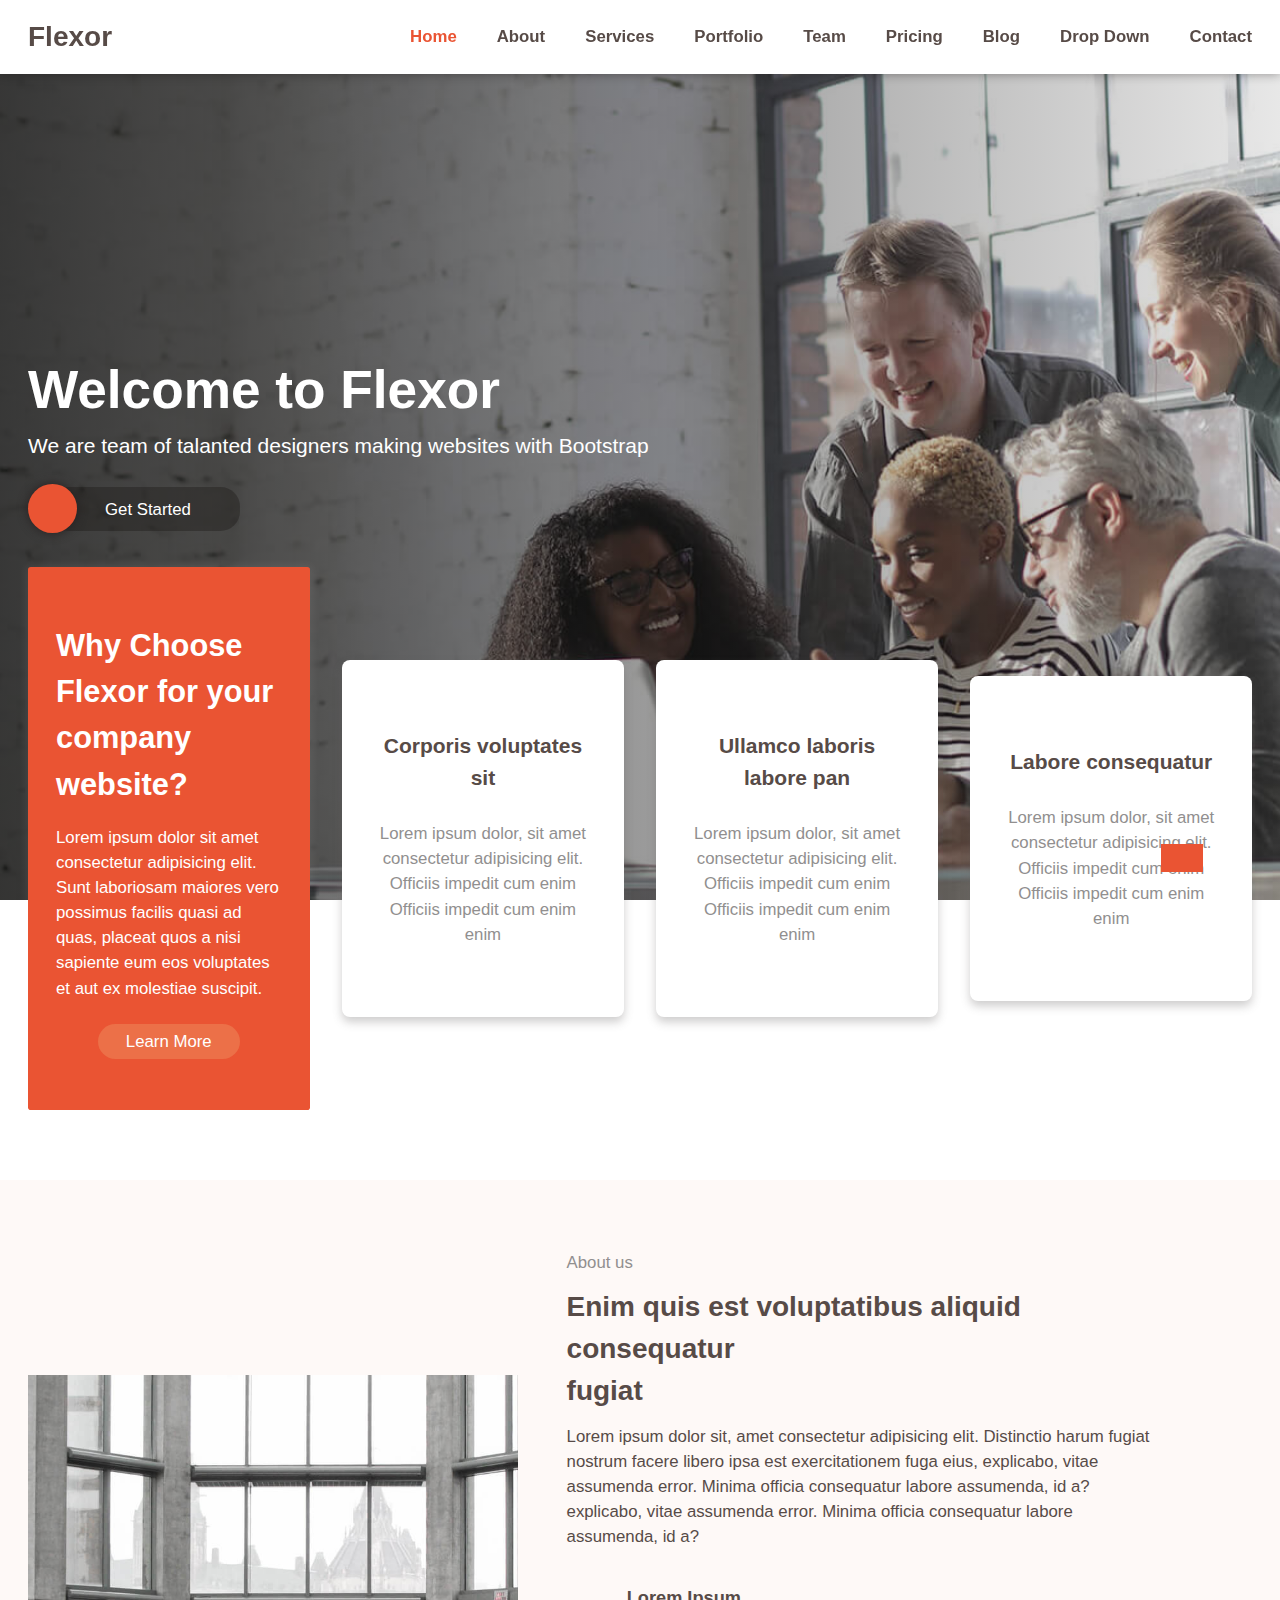
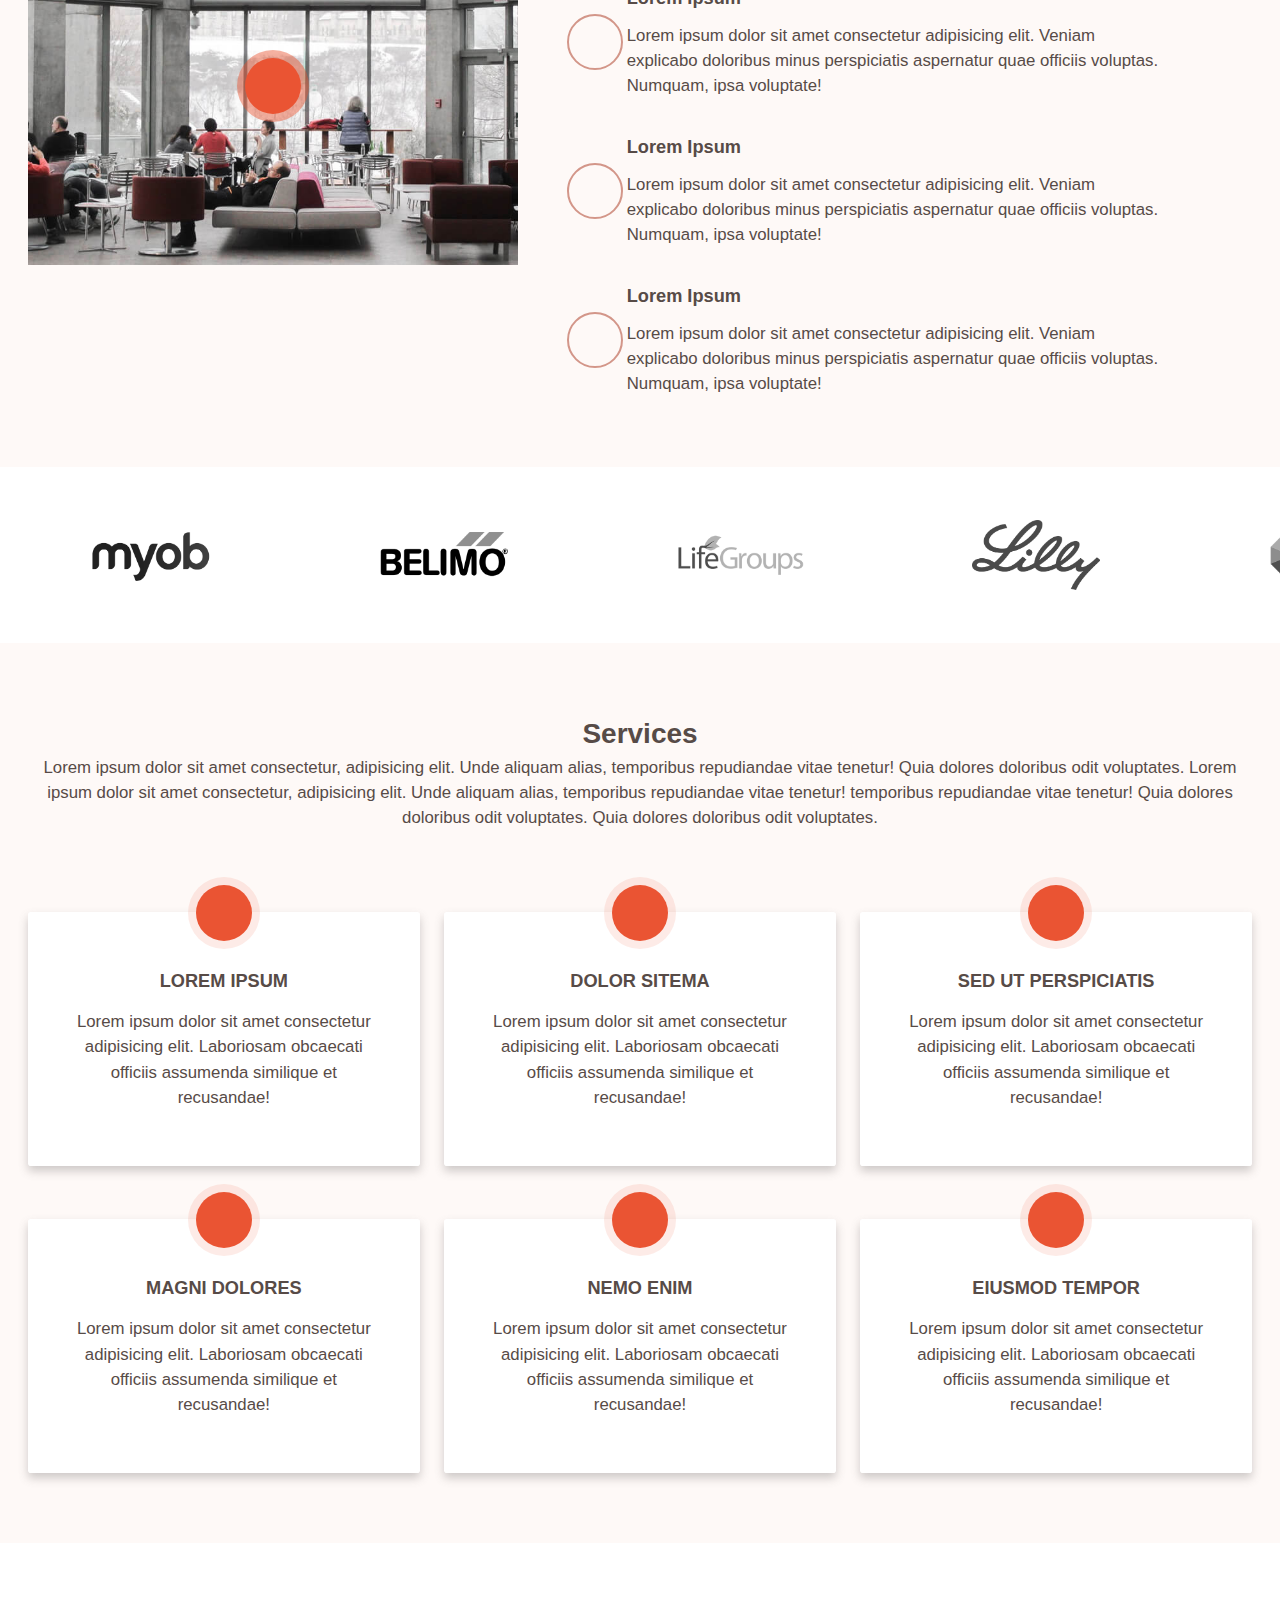
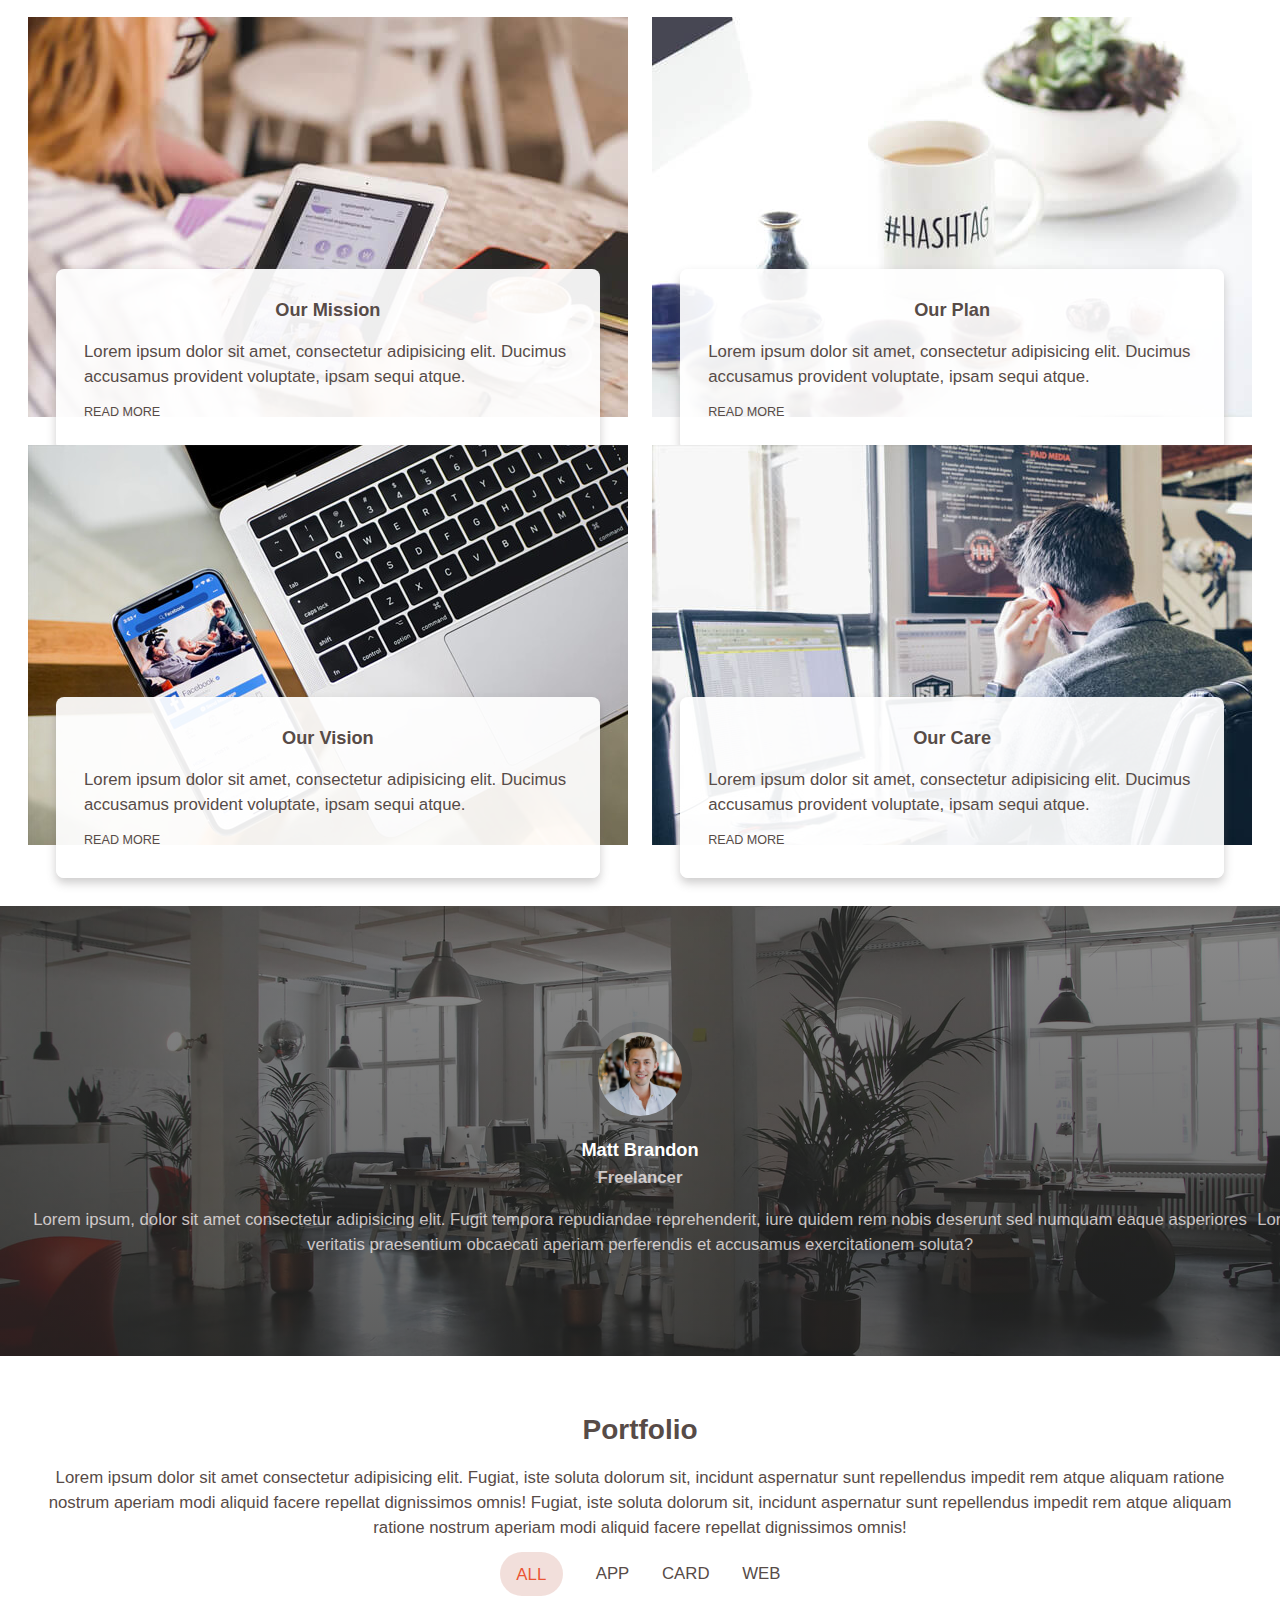
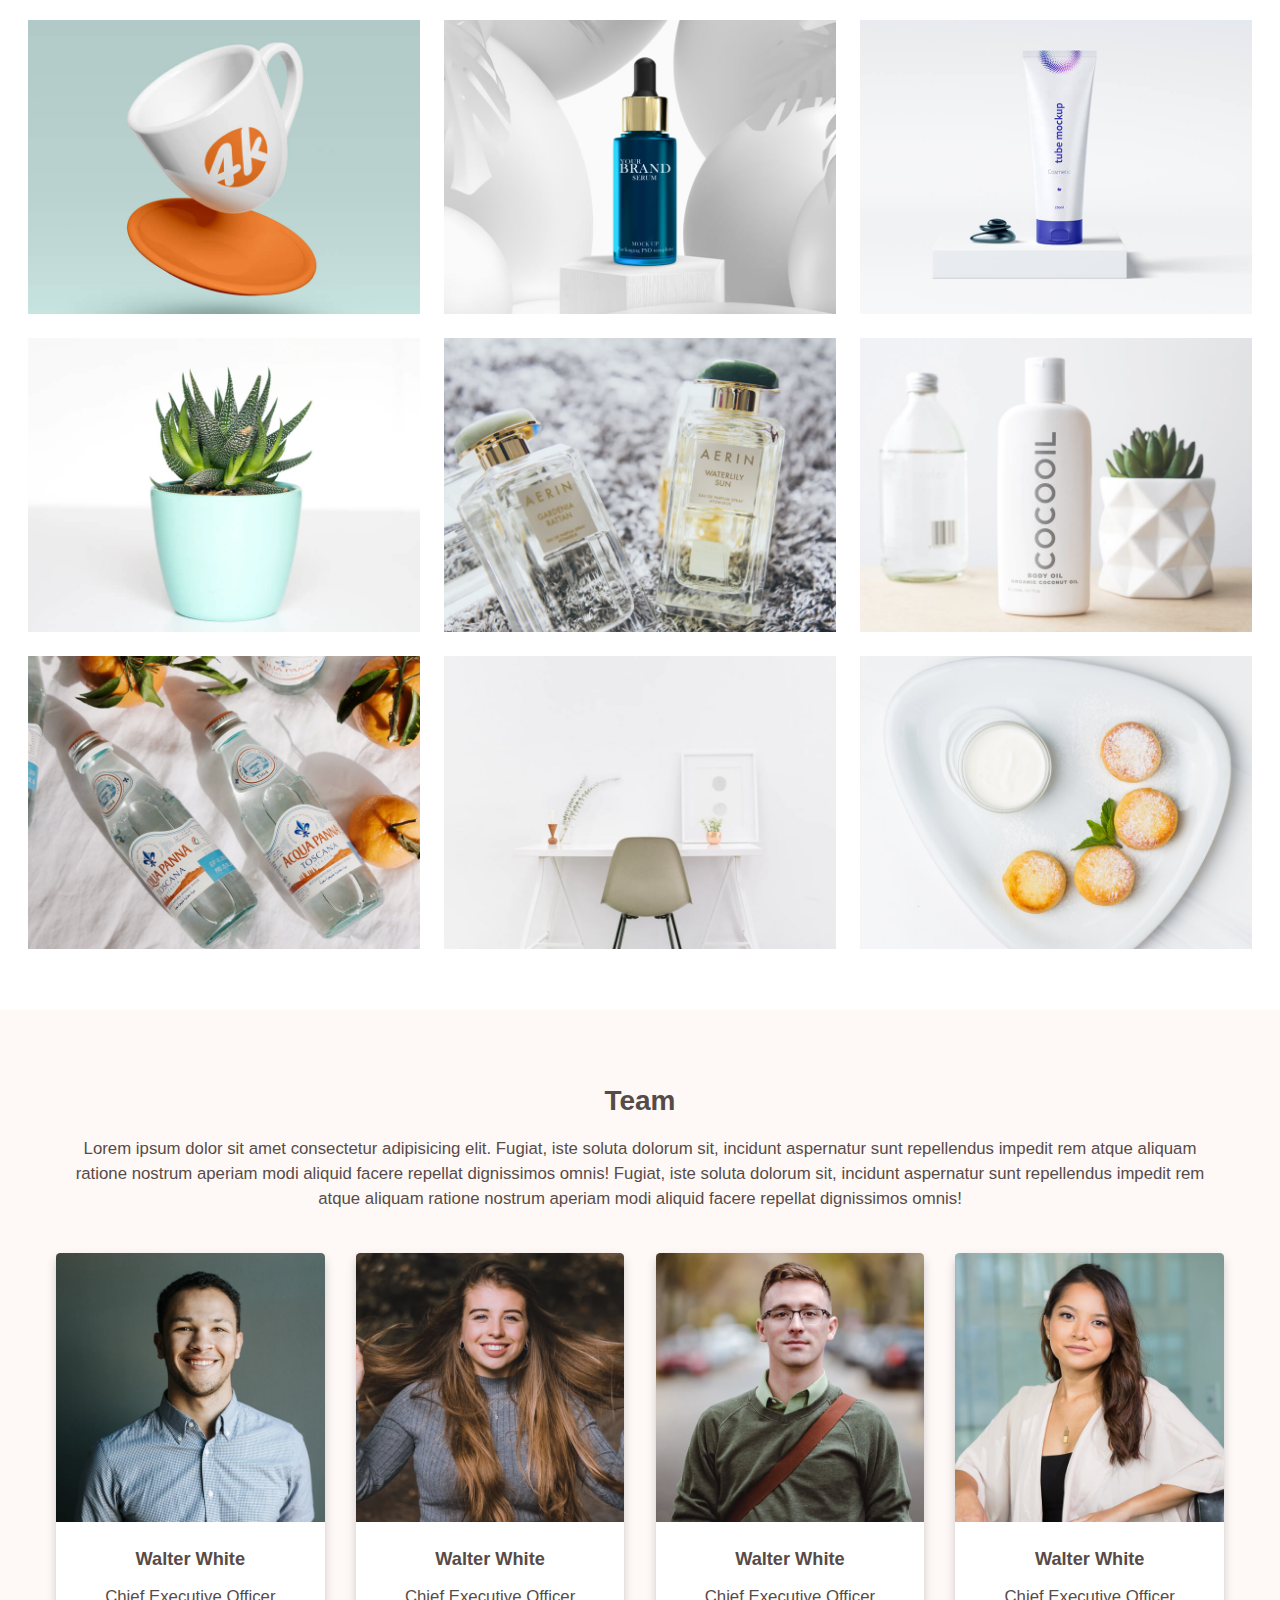
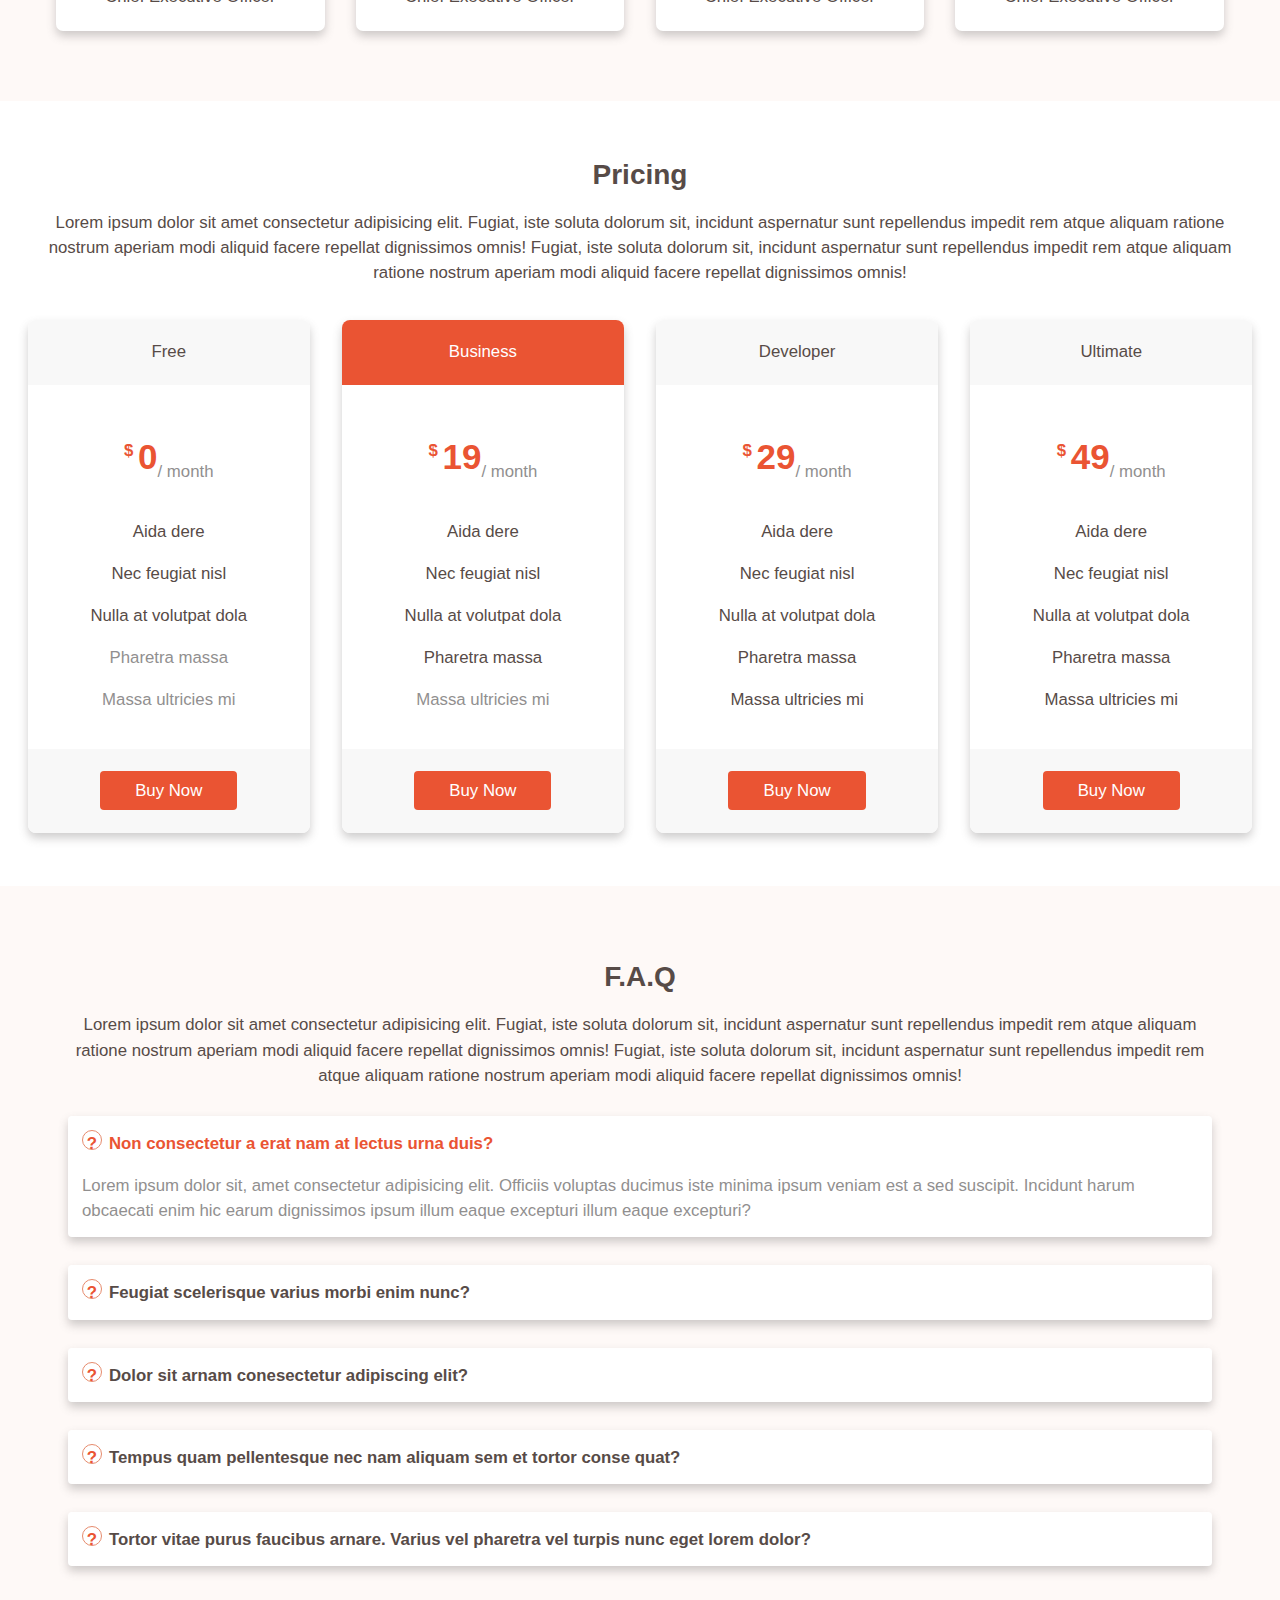
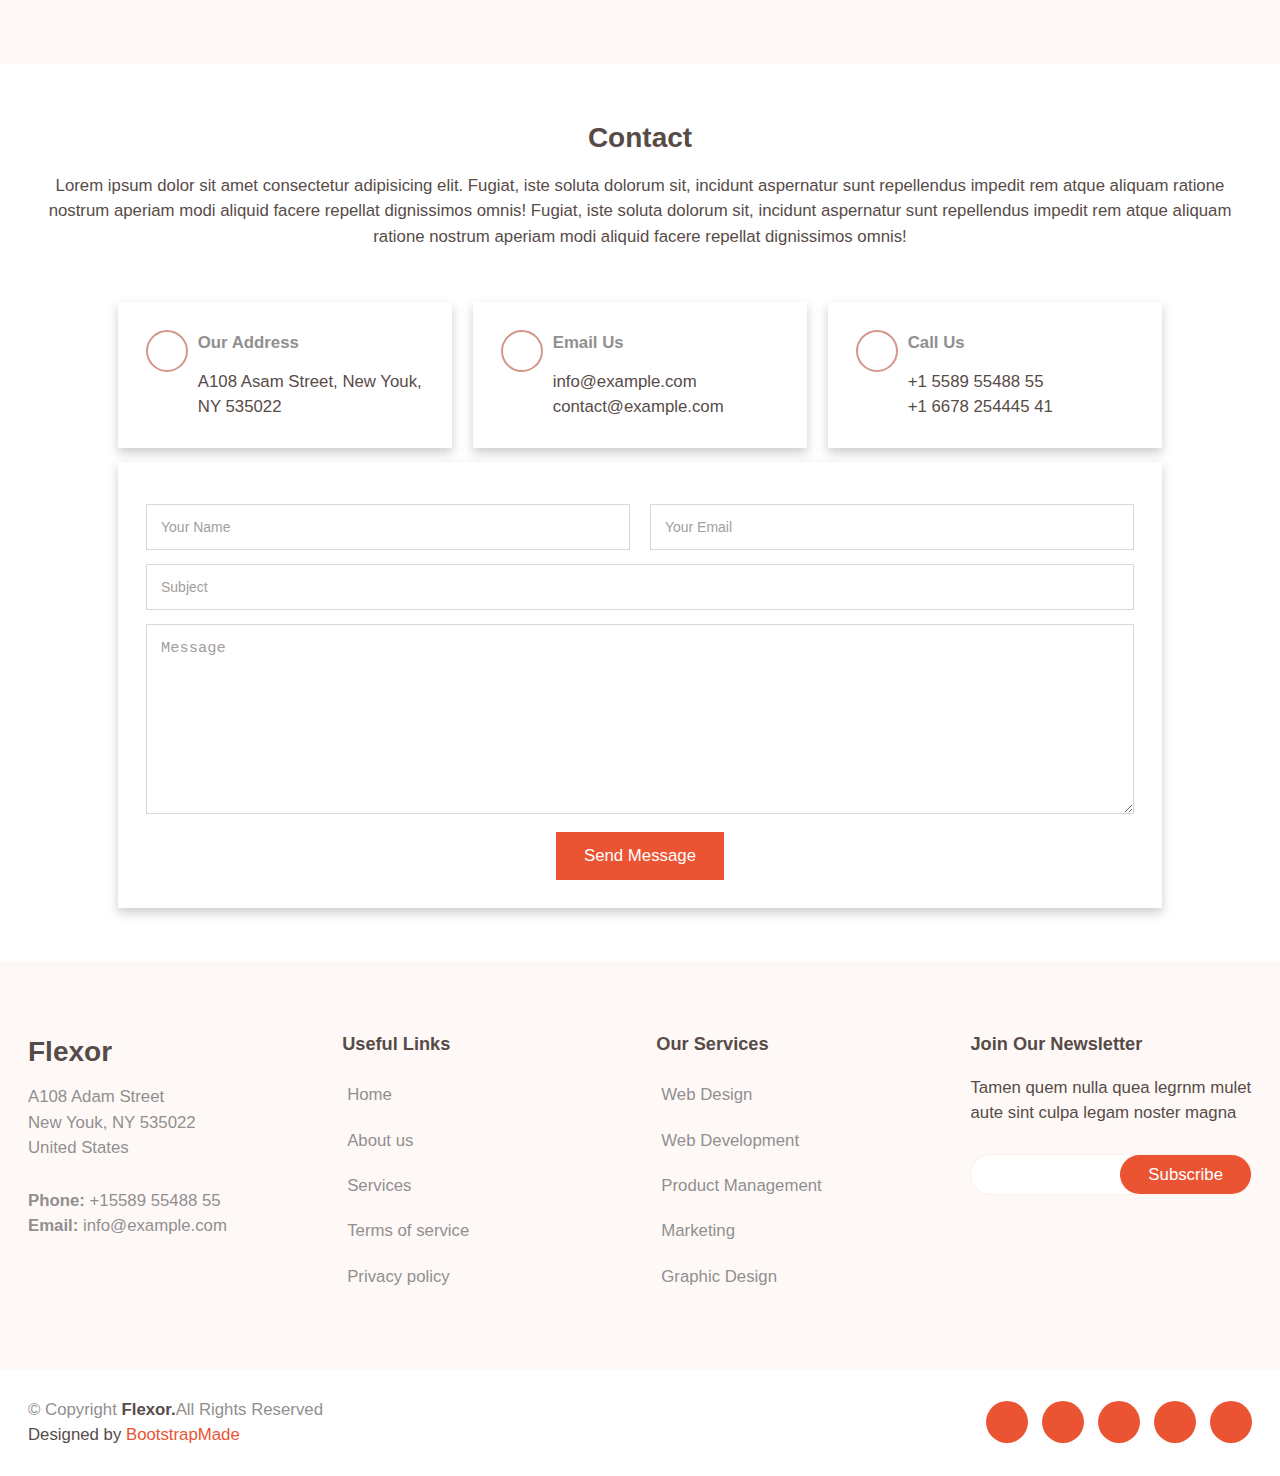
<file: index.html>
<!DOCTYPE html>
<html lang="en">

<head>
    <meta charset="UTF-8">
    <meta http-equiv="X-UA-Compatible" content="IE=edge">
    <meta name="viewport" content="width=device-width, initial-scale=1.0">
    <title>Checkpoint-4</title>
    <link rel="stylesheet" href="style.css">
    <link rel="stylesheet" href="https://cdnjs.cloudflare.com/ajax/libs/font-awesome/6.2.0/css/all.min.css"
        integrity="sha512-xh6O/CkQoPOWDdYTDqeRdPCVd1SpvCA9XXcUnZS2FmJNp1coAFzvtCN9BmamE+4aHK8yyUHUSCcJHgXloTyT2A=="
        crossorigin="anonymous" referrerpolicy="no-referrer" />
</head>

<body>
    <header class="header   bg-white">
        <div class="flex container ">
            <h3 class="font-32 ">Flexor</h3>
            <nav class="top-nev-icon">

                <label class="bar " for="toggle">
                    <i class="fas fa-bars text-orange"></i>
                </label>
                <input type="checkbox" id="toggle">
                <ul class="nav  flex font-18 nav-menu">
                    <li class="Home nav-item">
                        <a href="index.html"> Home</a>
                    </li>
                    <li class="nav-item">
                        <a class="" href="#about">About</a>
                    </li>
                    <li class="nav-item">
                        <a href="#services">Services</a>
                    </li>

                    <li class="nav-item">
                        <a href="#port"> Portfolio</a>
                    </li>
                    <li class="nav-item">
                        <a href="#team"> Team</a>
                    </li>
                    <li class="nav-item">
                        <a href="#Pricing">Pricing</a>
                    </li>
                    <li class="nav-item">
                        <a href="blog.html">Blog</a>
                    </li>
                    <li class="sub-menu-box nav-item">
                        <a href="#"><span> Drop Down </span><i class="fa-solid fa-angle-down"></i></a>

                        <ul class="sub-menu">
                            <li>
                                <a href="#">Drop Down 1</a>
                            </li>
                            <li class="flex sm-flex-start deep-sub-box">
                                <a href="#" class="bbb">Drop Down 2</a>
                                <a href="#"><i class="fa-solid fa-angle-right"></i></a>
                                <ul class="deep-sub-menu">
                                    <li>
                                        <a href="#">Deep Drop down 1</a>
                                    </li>
                                    <li>
                                        <a href="#">Deep Drop down 2</a>
                                    </li>
                                    <li>
                                        <a href="#">Deep Drop down 3</a>
                                    </li>
                                    <li>
                                        <a href="#">Deep Drop down 4</a>
                                    </li>
                                    <li>
                                        <a href="#">Deep Drop down 5</a>
                                    </li>
                                    <li>
                                        <a href="#">Deep Drop down 6</a>
                                    </li>
                                </ul>
                            </li>
                            <li>
                                <a href="#">Drop Down 3</a>
                            </li>
                            <li>
                                <a href="#">Drop Down 4</a>
                            </li>
                            <li>
                                <a href="#">Drop Down 5</a>
                            </li>
                        </ul>

                    </li>
                    <li class="nav-item">
                        <a href="#contect">Contact</a>
                    </li>
                </ul>
            </nav>
        </div>
    </header>
    <main>
        <!-- hero-section -->
        <section class="bg-img">
            <div class="container text-white hero-content">
                <div>
                    <h1 class="font-58">Welcome to Flexor</h1>
                    <p class="font-24">We are team of talanted
                        designers making websites
                        with Bootstrap
                    </p>
                </div>
                <div class="started-btn">
                    <a class="flex text-white bg-orange arrow" href="#"><i class="fa-solid fa-arrow-right"></i></a>
                    <span>Get Started</span>
                </div>
            </div>
        </section>
        <!-- choose-section -->
        <section>
            <div class="flex  sm-wrap  container  choose-content">

                <div class="bg-orange why-col-sm text-white flex-23 flex-100 sm-margin-top-32 choose-col">
                    <h2 class="font-36">Why Choose Flexor for your company website?</h2>
                    <p class="margin-top-20">Lorem ipsum dolor sit amet consectetur adipisicing elit.
                        Sunt laboriosam maiores vero possimus facilis quasi ad quas,
                        placeat quos a nisi sapiente eum eos voluptates et aut ex molestiae
                        suscipit.
                    </p>
                    <div class="text-center margin-top-32">
                        <a class="learn-btn text-white font-18" href="#">Learn More</a>

                    </div>
                </div>
                <div class="bg-white text-center text-dark flex-23 flex-100 sm-margin-top-32 choose-col-1">
                    <a class="font-36 text-orange" href="#"><i class="fa-solid fa-city"></i></a>
                    <h3 class="font-24 margin-top-32">Corporis voluptates sit</h3>
                    <p class="text-light-dark margin-top-32">
                        Lorem ipsum dolor, sit amet
                        consectetur adipisicing elit.
                        Officiis impedit cum enim
                        Officiis impedit cum enim enim
                    </p>
                </div>
                <div class="bg-white text-center text-dark flex-23 flex-100 sm-margin-top-32 choose-col-1">
                    <a class="font-36 text-orange" href="#"><i class="fa-solid fa-money-bill"></i></a>
                    <h3 class="font-24 margin-top-32">Ullamco laboris labore pan</h3>
                    <p class="text-light-dark margin-top-32">
                        Lorem ipsum dolor, sit amet
                        consectetur adipisicing elit.
                        Officiis impedit cum enim
                        Officiis impedit cum enim enim
                    </p>
                </div>
                <div class="bg-white text-center text-dark flex-23 flex-100 sm-margin-top-32 choose-col-1">
                    <a class="font-36 text-orange" href="#"><i class="fa-solid fa-receipt"></i></a>
                    <h3 class="font-24 margin-top-32">Labore consequatur</h3>
                    <p class="text-light-dark margin-top-32">
                        Lorem ipsum dolor, sit amet
                        consectetur adipisicing elit.
                        Officiis impedit cum enim
                        Officiis impedit cum enim enim
                    </p>
                </div>
            </div>
        </section>
        <!-- about-section -->
        <section id="about" class="margin-top-180 sm-margin-top-0 bg-lighi-orange">
            <div class="container flex sm-wrap padding-content">
                <figure class="flex-40 flex-100 about-img">
                    <img class="width-100" src="assets/media/about-img.jpg" alt="">
                    <div class="text-center play-btn">
                        <a class="text-white font-16 " href="#"><i class="fa-solid fa-play"></i></a>
                    </div>
                </figure>
                <div class="flex-56 flex-100 about-text-col">
                    <div class="">
                        <p class="text-light-dark font-18">About us</p>
                        <h3 class="text-dark font-32 margin-top-14">Enim quis est voluptatibus aliquid consequatur <br>
                            fugiat</h3>
                        <p class="margin-top-14">Lorem ipsum dolor sit, amet consectetur adipisicing elit. Distinctio
                            harum fugiat nostrum facere libero ipsa est exercitationem fuga eius,
                            explicabo, vitae assumenda error. Minima officia consequatur
                            labore assumenda, id a?
                            explicabo, vitae assumenda error. Minima officia consequatur
                            labore assumenda, id a?
                        </p>
                    </div>
                    <div class="margin-top-40  flex">
                        <div class="flex-5">
                            <a class="font-36 text-orange about-icon" href="#"><i class="fa-solid fa-brain"></i></a>
                        </div>
                        <div class=" flex-90">
                            <h4 class="text-dark font-20">Lorem Ipsum</h4>
                            <p class="margin-top-14">Lorem ipsum dolor sit amet consectetur adipisicing elit.
                                Veniam explicabo doloribus minus perspiciatis aspernatur
                                quae officiis voluptas. Numquam, ipsa voluptate!
                            </p>
                        </div>
                    </div>
                    <div class="margin-top-40 flex">
                        <div class="flex-5">
                            <a class="font-36 text-orange about-icon" href="#"><i class="fa-solid fa-gift"></i></a>
                        </div>
                        <div class=" flex-90">
                            <h4 class="text-dark font-20">Lorem Ipsum</h4>
                            <p class="margin-top-14">Lorem ipsum dolor sit amet consectetur adipisicing elit.
                                Veniam explicabo doloribus minus perspiciatis aspernatur
                                quae officiis voluptas. Numquam, ipsa voluptate!
                            </p>
                        </div>
                    </div>
                    <div class="margin-top-40 flex">
                        <div class="flex-5">
                            <a class="font-36 text-orange about-icon" href="#"><i class="fa-solid fa-dice-d20"></i></a>
                        </div>
                        <div class=" flex-90">
                            <h4 class="text-dark font-20">Lorem Ipsum</h4>
                            <p class="margin-top-14">Lorem ipsum dolor sit amet consectetur adipisicing elit.
                                Veniam explicabo doloribus minus perspiciatis aspernatur
                                quae officiis voluptas. Numquam, ipsa voluptate!
                            </p>
                        </div>
                    </div>
                </div>
            </div>

        </section>
        <!-- clients-section -->
        <section class="margin-top-60">
            <div class="client-col">
                <img class="width-100 client-img" src="assets/media/clients/client-1.png" alt="">
                <img class="width-100 client-img" src="assets/media/clients/client-2.png" alt="">
                <img class="width-100 client-img" src="assets/media/clients/client-3.png" alt="">
                <img class="width-100 client-img" src="assets/media/clients/client-4.png" alt="">
                <img class="width-100 client-img" src="assets/media/clients/client-5.png" alt="">
                <img class="width-100 client-img" src="assets/media/clients/client-6.png" alt="">
                <img class="width-100 client-img" src="assets/media/clients/client-7.png" alt="">
                <img class="width-100 client-img" src="assets/media/clients/client-8.png" alt="">
            </div>
        </section>
        <!-- Services -->
        <section id="services" class="margin-top-60 bg-lighi-orange">
            <div class="container padding-content">
                <div class="text-center">
                    <h3 class="text-dark font-32">Services</h3>
                    <p>Lorem ipsum dolor sit amet consectetur,
                        adipisicing elit. Unde aliquam alias,
                        temporibus repudiandae vitae tenetur!
                        Quia dolores doloribus odit voluptates.
                        Lorem ipsum dolor sit amet consectetur,
                        adipisicing elit. Unde aliquam alias,
                        temporibus repudiandae vitae tenetur!
                        temporibus repudiandae vitae tenetur!
                        Quia dolores doloribus odit voluptates.
                        Quia dolores doloribus odit voluptates.
                    </p>
                </div>
                <div class="flex wrap sm-wrap sm-more-wrap  margin-top-32">
                    <div class="flex-31 sm-flex-48 sm-more-flex-100  text-center bg-white services-col margin-top-60">
                        <h4 class="text-dark font-20">LOREM IPSUM</h4>
                        <p class="margin-top-16">Lorem ipsum dolor sit amet consectetur
                            adipisicing elit. Laboriosam obcaecati
                            officiis assumenda similique et recusandae!
                        </p>
                        <div class="services-icon">
                            <a class="text-white flex justify-center font-28" href="#"><i
                                    class="fa-solid fa-display"></i></a>
                        </div>
                    </div>
                    <div class="flex-31 sm-flex-48 sm-more-flex-100  text-center bg-white services-col margin-top-60">
                        <h4 class="text-dark font-20">DOLOR SITEMA</h4>
                        <p class="margin-top-16">Lorem ipsum dolor sit amet consectetur
                            adipisicing elit. Laboriosam obcaecati
                            officiis assumenda similique et recusandae!
                        </p>
                        <div class="services-icon  ">
                            <a class="text-white flex justify-center font-28" href="#"><i
                                    class="fa-solid fa-square-poll-vertical"></i></a>
                        </div>
                    </div>
                    <div class="flex-31 sm-flex-48 sm-more-flex-100 text-center bg-white services-col margin-top-60">
                        <h4 class="text-dark font-20">SED UT PERSPICIATIS</h4>
                        <p class="margin-top-16">Lorem ipsum dolor sit amet consectetur
                            adipisicing elit. Laboriosam obcaecati
                            officiis assumenda similique et recusandae!
                        </p>
                        <div class="services-icon  ">
                            <a class="text-white flex justify-center font-28" href="#"><i
                                    class="fa-solid fa-earth-americas"></i></a>
                        </div>
                    </div>
                    <div class="flex-31 sm-flex-48 sm-more-flex-100 text-center bg-white services-col margin-top-60">
                        <h4 class="text-dark font-20">MAGNI DOLORES</h4>
                        <p class="margin-top-16">Lorem ipsum dolor sit amet consectetur
                            adipisicing elit. Laboriosam obcaecati
                            officiis assumenda similique et recusandae!
                        </p>
                        <div class="services-icon ">
                            <a class="text-white  flex justify-center font-28" href="#"><i
                                    class="fa-regular fa-image"></i></a>
                        </div>
                    </div>
                    <div class="flex-31 sm-flex-48 sm-more-flex-100 text-center bg-white services-col margin-top-60">
                        <h4 class="text-dark font-20">NEMO ENIM</h4>
                        <p class="margin-top-16">Lorem ipsum dolor sit amet consectetur
                            adipisicing elit. Laboriosam obcaecati
                            officiis assumenda similique et recusandae!
                        </p>
                        <div class="services-icon ">
                            <a class="text-white flex justify-center  font-28" href="#"><i
                                    class="fa-solid fa-sliders"></i></a>
                        </div>
                    </div>
                    <div class="flex-31 sm-flex-48 sm-more-flex-100 text-center bg-white services-col margin-top-60">
                        <h4 class="text-dark font-20">EIUSMOD TEMPOR</h4>
                        <p class="margin-top-16">Lorem ipsum dolor sit amet consectetur
                            adipisicing elit. Laboriosam obcaecati
                            officiis assumenda similique et recusandae!
                        </p>
                        <div class="services-icon ">
                            <a class="text-white flex justify-center  font-28" href="#"><i
                                    class="fa-regular fa-calendar"></i></a>
                        </div>
                    </div>
                </div>
            </div>

        </section>
        <!-- our mission -->
        <section class="margin-top-60">
            <div class="container flex wrap sm-more-wrap">
                <article class="flex-48 sm-more-flex-100 article-content margin-top-24">
                    <figure class="article-img">
                        <img class="width-100" src="assets/media/values-1.jpg" alt="">

                    </figure>
                    <div class="atricle-col">
                        <h4 class="text-center font-20">Our Mission</h4>
                        <p class="font-18 margin-top-16">Lorem ipsum dolor sit amet, consectetur adipisicing
                            elit. Ducimus accusamus provident voluptate, ipsam
                            sequi atque.
                        </p>
                        <div class=" read-btn  margin-top-16">
                            <a class="text-dark" href="#"><i class="fa-solid fa-arrow-right"></i></a>
                            <span class="text-dark">READ MORE</span>
                        </div>
                    </div>
                </article>
                <article class="flex-48 sm-more-flex-100  article-content margin-top-24">
                    <figure class="article-img">
                        <img class="width-100" src="assets/media/values-2.jpg" alt="">

                    </figure>
                    <div class="atricle-col">
                        <h4 class="text-center font-20">Our Plan</h4>
                        <p class="font-18 margin-top-16">Lorem ipsum dolor sit amet, consectetur adipisicing
                            elit. Ducimus accusamus provident voluptate, ipsam
                            sequi atque.
                        </p>
                        <div class="read-btn  margin-top-16">
                            <a class="text-dark" href="#"><i class="fa-solid fa-arrow-right"></i></a>
                            <span class="text-dark">READ MORE</span>
                        </div>
                    </div>
                </article>
                <article class="flex-48 sm-more-flex-100  article-content margin-top-24">
                    <figure class="article-img">
                        <img class="width-100" src="assets/media/values-3.jpg" alt="">

                    </figure>
                    <div class="atricle-col">
                        <h4 class="text-center font-20">Our Vision</h4>
                        <p class="font-18 margin-top-16">Lorem ipsum dolor sit amet, consectetur adipisicing
                            elit. Ducimus accusamus provident voluptate, ipsam
                            sequi atque.
                        </p>
                        <div class="read-btn  margin-top-16">
                            <a class="text-dark" href="#"><i class="fa-solid fa-arrow-right"></i></a>
                            <span class="text-dark">READ MORE</span>
                        </div>
                    </div>
                </article>
                <article class="flex-48 sm-more-flex-100  article-content margin-top-24">
                    <figure class="article-img">
                        <img class="width-100" src="assets/media/values-4.jpg" alt="">

                    </figure>
                    <div class="atricle-col">
                        <h4 class="text-center font-20">Our Care</h4>
                        <p class="font-18 margin-top-16">Lorem ipsum dolor sit amet, consectetur adipisicing
                            elit. Ducimus accusamus provident voluptate, ipsam
                            sequi atque.
                        </p>
                        <div class="read-btn  margin-top-16">
                            <a class="text-dark" href="#"><i class="fa-solid fa-arrow-right"></i></a>
                            <span class="text-dark">READ MORE</span>
                        </div>
                    </div>
                </article>

            </div>

        </section>
        <!-- owner-section -->
        <section class="bg-2-img margin-top-60 justify-center flex ">

            <div class="testimonials container">

                <article class=" text-center text-white testimonials-item">
                    <img class="owner-img " src="assets/media/testimonials/testimonials-4.jpg" alt="">
                    <h3 class="font-20 margin-top-16">Matt Brandon</h3>
                    <h5 class="text-light">Freelancer</h5>
                    <p class="margin-top-20 text-light">Lorem ipsum, dolor sit amet consectetur adipisicing elit. Fugit
                        tempora
                        repudiandae reprehenderit, iure quidem rem nobis deserunt sed numquam
                        eaque asperiores veritatis praesentium obcaecati aperiam perferendis
                        et accusamus exercitationem soluta?
                    </p>
                </article>




                <article class=" text-center text-white testimonials-item">
                    <img class="owner-img" src="assets/media/testimonials/testimonials-2.jpg" alt="">
                    <h3 class="font-20 margin-top-16">Jena Larson</h3>
                    <h5 class="text-light">Entrepreneur</h5>
                    <p class="margin-top-20 text-light">Lorem ipsum, dolor sit amet consectetur adipisicing elit. Fugit
                        tempora
                        repudiandae reprehenderit, iure quidem rem nobis deserunt sed numquam
                        eaque asperiores veritatis praesentium obcaecati aperiam perferendis
                        et accusamus exercitationem soluta?
                    </p>
                </article>


                <article class=" text-center text-white testimonials-item">
                    <img class="owner-img" src="assets/media/testimonials/testimonials-5.jpg" alt="">
                    <h3 class="font-20 margin-top-16">Jena Malan</h3>
                    <h5 class="text-light">Entrepreneur</h5>
                    <p class="margin-top-20 text-light">Lorem ipsum, dolor sit amet consectetur adipisicing elit. Fugit
                        tempora
                        repudiandae reprehenderit, iure quidem rem nobis deserunt sed numquam
                        eaque asperiores veritatis praesentium obcaecati aperiam perferendis
                        et accusamus exercitationem soluta?
                    </p>
                </article>


                <article class=" text-center text-white testimonials-item">
                    <img class="owner-img" src="assets/media/testimonials/testimonials-1.jpg" alt="">
                    <h3 class="font-20 margin-top-16">Devid stark</h3>
                    <h5 class="text-light">Entrepreneur</h5>
                    <p class="margin-top-20 text-light">Lorem ipsum, dolor sit amet consectetur adipisicing elit. Fugit
                        tempora
                        repudiandae reprehenderit, iure quidem rem nobis deserunt sed numquam
                        eaque asperiores veritatis praesentium obcaecati aperiam perferendis
                        et accusamus exercitationem soluta?
                    </p>
                </article>


                <article class=" text-center text-white testimonials-item">
                    <img class="owner-img" src="assets/media/testimonials/testimonials-3.jpg" alt="">
                    <h3 class="font-20 margin-top-16">Jena Karlis</h3>
                    <h5 class="text-light">Store Owner</h5>
                    <p class="margin-top-20 text-light">Lorem ipsum, dolor sit amet consectetur adipisicing elit. Fugit
                        tempora
                        repudiandae reprehenderit, iure quidem rem nobis deserunt sed numquam
                        eaque asperiores veritatis praesentium obcaecati aperiam perferendis
                        et accusamus exercitationem soluta?
                    </p>
                </article>


            </div>

        </section>
        <!-- portfolio -->
        <section id="port" class="margin-top-60">
            <div class="container">
                <div class="text-center">
                    <h3 class="text-dark font-32">Portfolio</h3>
                    <p class="margin-top-16">Lorem ipsum dolor sit amet consectetur adipisicing elit.
                        Fugiat, iste soluta dolorum sit, incidunt aspernatur
                        sunt repellendus impedit rem atque aliquam ratione
                        nostrum aperiam modi aliquid facere repellat dignissimos omnis!
                        Fugiat, iste soluta dolorum sit, incidunt aspernatur
                        sunt repellendus impedit rem atque aliquam ratione
                        nostrum aperiam modi aliquid facere repellat dignissimos omnis!
                    </p>
                    <div class="margin-top-24 sm-margin-top-32 more-btn ">
                        <span class="all-btn text-orange">ALL</span>
                        <span>APP</span>
                        <span>CARD</span>
                        <span>WEB</span>
                    </div>
                </div>
                <div class="flex wrap  margin-top-20">
                    <figure class="flex-31 sm-flex-48 sm-more-flex-100 img-col margin-top-20">
                        <img class=" img width-100" src="assets/media/portfolio/portfolio-1.jpg" alt="">
                        <div class="flex bg-white web-col ">
                            <div class="font-18 ">
                                <h4 class="font-wd-900">App 4</h4>
                                <p class="margin-top-14">App</p>
                            </div>
                            <div class="font-18 margin-left">
                                <a class="text-dark" href="#"><i class="fa-solid fa-plus"></i></a>
                                <a class="text-dark" href="#"><i class="fa-brands fa-squarespace"></i></a>
                            </div>
                        </div>
                    </figure>
                    <figure class="flex-31 sm-flex-48 sm-more-flex-100 img-col margin-top-20">
                        <img class="width-100" src="assets/media/portfolio/portfolio-2.jpg" alt="">
                        <div class="flex bg-white web-col ">
                            <div class="font-18">
                                <h4 class="font-wd-900">Web 5</h4>
                                <p class="margin-top-14">Web</p>
                            </div>
                            <div class="font-18 margin-left">
                                <a class="text-dark" href="#"><i class="fa-solid fa-plus"></i></a>
                                <a class="text-dark" href="#"><i class="fa-brands fa-squarespace"></i></a>
                            </div>
                        </div>
                    </figure>
                    <figure class="flex-31 sm-flex-48 sm-more-flex-100 img-col margin-top-20">
                        <img class="width-100" src="assets/media/portfolio/portfolio-3.jpg" alt="">
                        <div class="flex bg-white web-col ">
                            <div class="font-18">
                                <h4 class="font-wd-900">Card 4</h4>
                                <p class="margin-top-14">Card</p>
                            </div>
                            <div class="font-18 margin-left">
                                <a class="text-dark" href="#"><i class="fa-solid fa-plus"></i></a>
                                <a class="text-dark" href="#"><i class="fa-brands fa-squarespace"></i></a>
                            </div>
                        </div>
                    </figure>
                    <figure class="flex-31 sm-flex-48 sm-more-flex-100 img-col margin-top-20">
                        <img class="width-100" src="assets/media/portfolio/portfolio-4.jpg" alt="">
                        <div class="flex bg-white web-col ">
                            <div class="font-18">
                                <h4 class="font-wd-900">Web 4</h4>
                                <p class="margin-top-14">Web</p>
                            </div>
                            <div class="font-18 margin-left">
                                <a class="text-dark" href="#"><i class="fa-solid fa-plus"></i></a>
                                <a class="text-dark" href="#"><i class="fa-brands fa-squarespace"></i></a>
                            </div>
                        </div>
                    </figure>
                    <figure class="flex-31 sm-flex-48 sm-more-flex-100 img-col margin-top-20">
                        <img class="width-100" src="assets/media/portfolio/portfolio-5.jpg" alt="">
                        <div class="flex bg-white web-col ">
                            <div class="font-18">
                                <h4 class="font-wd-900">Web 2</h4>
                                <p class="margin-top-14">Web</p>
                            </div>
                            <div class="font-18 margin-left">
                                <a class="text-dark" href="#"><i class="fa-solid fa-plus"></i></a>
                                <a class="text-dark" href="#"><i class="fa-brands fa-squarespace"></i></a>
                            </div>
                        </div>
                    </figure>
                    <figure class="flex-31 sm-flex-48 sm-more-flex-100 img-col margin-top-20">
                        <img class="width-100" src="assets/media/portfolio/portfolio-6.jpg" alt="">
                        <div class="flex bg-white web-col ">
                            <div class="font-18">
                                <h4 class="font-wd-900">App </h4>
                                <p class="margin-top-14">App</p>
                            </div>
                            <div class="font-18 margin-left">
                                <a class="text-dark" href="#"><i class="fa-solid fa-plus"></i></a>
                                <a class="text-dark" href="#"><i class="fa-brands fa-squarespace"></i></a>
                            </div>
                        </div>
                    </figure>
                    <figure class="flex-31 sm-flex-48 sm-more-flex-100 img-col margin-top-20">
                        <img class="width-100" src="assets/media/portfolio/portfolio-7.jpg" alt="">
                        <div class="flex bg-white web-col ">
                            <div class="font-18">
                                <h4 class="font-wd-900">Card 1</h4>
                                <p class="margin-top-14">Card</p>
                            </div>
                            <div class="font-18 margin-left">
                                <a class="text-dark" href="#"><i class="fa-solid fa-plus"></i></a>
                                <a class="text-dark" href="#"><i class="fa-brands fa-squarespace"></i></a>
                            </div>
                        </div>
                    </figure>
                    <figure class="flex-31 sm-flex-48 sm-more-flex-100 img-col margin-top-20">
                        <img class="width-100" src="assets/media/portfolio/portfolio-8.jpg" alt="">
                        <div class="flex bg-white web-col ">
                            <div class="font-18">
                                <h4 class="font-wd-900">Card 3</h4>
                                <p class="margin-top-14">Card</p>
                            </div>
                            <div class="font-18 margin-left">
                                <a class="text-dark" href="#"><i class="fa-solid fa-plus"></i></a>
                                <a class="text-dark" href="#"><i class="fa-brands fa-squarespace"></i></a>
                            </div>
                        </div>
                    </figure>
                    <figure class="flex-31 sm-flex-48 sm-more-flex-100 img-col margin-top-20">
                        <img class="width-100" src="assets/media/portfolio/portfolio-9.jpg" alt="">
                        <div class="flex bg-white web-col ">
                            <div class="font-18">
                                <h4 class="font-wd-900">Web 3</h4>
                                <p class="margin-top-14">Web</p>
                            </div>
                            <div class="font-18 margin-left">
                                <a class="text-dark" href="#"><i class="fa-solid fa-plus"></i></a>
                                <a class="text-dark" href="#"><i class="fa-brands fa-squarespace"></i></a>
                            </div>
                        </div>
                    </figure>

                </div>
            </div>
        </section>
        <!-- team-section -->
        <section id="team" class="margin-top-60 bg-lighi-orange  padding-content">
            <div class="container">
                <div class="text-center">
                    <h3 class="text-dark font-32">Team</h3>
                    <p class="margin-top-16">Lorem ipsum dolor sit amet consectetur adipisicing elit.
                        Fugiat, iste soluta dolorum sit, incidunt aspernatur
                        sunt repellendus impedit rem atque aliquam ratione
                        nostrum aperiam modi aliquid facere repellat dignissimos omnis!
                        Fugiat, iste soluta dolorum sit, incidunt aspernatur
                        sunt repellendus impedit rem atque aliquam ratione
                        nostrum aperiam modi aliquid facere repellat dignissimos omnis!
                    </p>
                </div>
                <div class="flex sm-wrap">
                    <figure class="bg-white text-center flex-23 sm-flex-48 sm-more-flex-100 margin-top-50 team-col">
                        <img class="width-100" src="assets/media/team/team-1.jpg" alt="">
                        <nav class="team-info-link bg-white">
                            <a class="text-dark" href="#"><i class="fa-brands fa-twitter"></i></a>


                            <a class="text-dark" href="#"><i class="fa-brands fa-facebook-f"></i></a>

                            <a class="text-dark" href="#"><i class="fa-brands fa-instagram"></i></a>

                            <a class="text-dark" href="#"><i class="fa-brands fa-linkedin-in"></i></a>

                        </nav>
                        <h4 class="margin-top-20 text-dark font-20 font-wd-900">Walter White</h4>
                        <p class="margin-top-14">Chief Executive Officer</p>
                    </figure>
                    <figure class="bg-white text-center flex-23 sm-flex-48 sm-more-flex-100 margin-top-50 team-col">
                        <img class="width-100" src="assets/media/team/team-2.jpg" alt="">
                        <nav class="team-info-link bg-white">
                            <a class="text-dark" href="#"><i class="fa-brands fa-twitter"></i></a>


                            <a class="text-dark" href="#"><i class="fa-brands fa-facebook-f"></i></a>

                            <a class="text-dark" href="#"><i class="fa-brands fa-instagram"></i></a>

                            <a class="text-dark" href="#"><i class="fa-brands fa-linkedin-in"></i></a>

                        </nav>
                        <h4 class="margin-top-20 text-dark font-20 font-wd-900">Walter White</h4>
                        <p class="margin-top-14">Chief Executive Officer</p>
                    </figure>
                    <figure class="bg-white text-center flex-23 sm-flex-48 sm-more-flex-100 margin-top-50 team-col">
                        <img class="width-100" src="assets/media/team/team-3.jpg" alt="">
                        <nav class="team-info-link bg-white">
                            <a class="text-dark" href="#"><i class="fa-brands fa-twitter"></i></a>


                            <a class="text-dark" href="#"><i class="fa-brands fa-facebook-f"></i></a>

                            <a class="text-dark" href="#"><i class="fa-brands fa-instagram"></i></a>

                            <a class="text-dark" href="#"><i class="fa-brands fa-linkedin-in"></i></a>

                        </nav>
                        <h4 class="margin-top-20 text-dark font-20 font-wd-900">Walter White</h4>
                        <p class="margin-top-14">Chief Executive Officer</p>
                    </figure>
                    <figure class="bg-white text-center flex-23 sm-flex-48 sm-more-flex-100 margin-top-50 team-col">
                        <img class="width-100" src="assets/media/team/team-4.jpg" alt="">
                        <nav class="team-info-link bg-white">
                            <a class="text-dark" href="#"><i class="fa-brands fa-twitter"></i></a>


                            <a class="text-dark" href="#"><i class="fa-brands fa-facebook-f"></i></a>

                            <a class="text-dark" href="#"><i class="fa-brands fa-instagram"></i></a>

                            <a class="text-dark" href="#"><i class="fa-brands fa-linkedin-in"></i></a>

                        </nav>
                        <h4 class="margin-top-20 text-dark font-20 font-wd-900">Walter White</h4>
                        <p class="margin-top-14">Chief Executive Officer</p>
                    </figure>
                </div>
            </div>

        </section>
        <!-- Pricing  -->
        <section id="Pricing" class="margin-top-60">
            <div class="container">
                <div class="text-center">
                    <h3 class="text-dark font-32">Pricing</h3>
                    <p class="margin-top-16">Lorem ipsum dolor sit amet consectetur adipisicing elit.
                        Fugiat, iste soluta dolorum sit, incidunt aspernatur
                        sunt repellendus impedit rem atque aliquam ratione
                        nostrum aperiam modi aliquid facere repellat dignissimos omnis!
                        Fugiat, iste soluta dolorum sit, incidunt aspernatur
                        sunt repellendus impedit rem atque aliquam ratione
                        nostrum aperiam modi aliquid facere repellat dignissimos omnis!
                    </p>
                </div>
                <div class="margin-top-40 flex sm-wrap">
                    <ul class="flex-23 sm-flex-48 sm-more-flex-100 sm-margin-top-32 text-center bg-white list font-18">
                        <li class="free">Free</li>
                        <li class="margin-top-32 text-orange font-40 font-wd-900"> <sup class="font-18">$ </sup>0<sub
                                class="font-18 text-light-dark">/ month</sub> </li>
                        <li class="margin-top-14">Aida dere</li>
                        <li>Nec feugiat nisl</li>
                        <li>Nulla at volutpat dola</li>
                        <li class="text-light-dark border-top">Pharetra massa</li>
                        <li class="text-light-dark border-top">Massa ultricies mi</li>
                        <li class="button margin-top-32">
                            <a class="text-white bg-orange btn" href="#">Buy Now</a>
                        </li>
                    </ul>
                    <ul class="flex-23 sm-flex-48 sm-more-flex-100  sm-margin-top-32 text-center bg-white list font-18">
                        <li class="text-white business bg-orange">Business</li>
                        <li class="margin-top-32 text-orange font-40 font-wd-900"> <sup class="font-18">$ </sup>19<sub
                                class="font-18 text-light-dark">/ month</sub> </li>
                        <li class="margin-top-14">Aida dere</li>
                        <li>Nec feugiat nisl</li>
                        <li>Nulla at volutpat dola</li>
                        <li class="">Pharetra massa</li>
                        <li class="text-light-dark ">Massa ultricies mi</li>
                        <li class="button margin-top-32">
                            <a class="text-white bg-orange btn" href="#">Buy Now</a>
                        </li>
                    </ul>
                    <ul class="flex-23 sm-flex-48 sm-more-flex-100 sm-margin-top-32 text-center bg-white list font-18">
                        <li class="free">Developer</li>
                        <li class="margin-top-32 text-orange font-40 font-wd-900"> <sup class="font-18">$ </sup>29<sub
                                class="font-18 text-light-dark">/ month</sub> </li>
                        <li class="margin-top-14">Aida dere</li>
                        <li>Nec feugiat nisl</li>
                        <li>Nulla at volutpat dola</li>
                        <li class="">Pharetra massa</li>
                        <li class="">Massa ultricies mi</li>
                        <li class="button margin-top-32">
                            <a class="text-white bg-orange btn" href="#">Buy Now</a>
                        </li>
                    </ul>
                    <ul class="flex-23 sm-flex-48 sm-more-flex-100 sm-margin-top-32 text-center bg-white list font-18">
                        <li class="free">Ultimate</li>
                        <li class="margin-top-32 text-orange font-40 font-wd-900"> <sup class="font-18">$ </sup>49<sub
                                class="font-18 text-light-dark">/ month</sub> </li>
                        <li class="margin-top-14">Aida dere</li>
                        <li>Nec feugiat nisl</li>
                        <li>Nulla at volutpat dola</li>
                        <li class="">Pharetra massa</li>
                        <li class="">Massa ultricies mi</li>
                        <li class="button margin-top-32">
                            <a class="text-white bg-orange btn" href="#">Buy Now</a>
                        </li>
                    </ul>
                </div>
            </div>

        </section>
        <!-- F.A.Q -->
        <section class="margin-top-60 bg-lighi-orange">
            <div class="mid-container padding-content">
                <div class="text-center">
                    <h3 class="text-dark font-32">F.A.Q</h3>
                    <p class="margin-top-16">Lorem ipsum dolor sit amet consectetur adipisicing elit.
                        Fugiat, iste soluta dolorum sit, incidunt aspernatur
                        sunt repellendus impedit rem atque aliquam ratione
                        nostrum aperiam modi aliquid facere repellat dignissimos omnis!
                        Fugiat, iste soluta dolorum sit, incidunt aspernatur
                        sunt repellendus impedit rem atque aliquam ratione
                        nostrum aperiam modi aliquid facere repellat dignissimos omnis!
                    </p>
                </div>
                <div class="bg-white faq-col ">
                    <div class="flex ">
                        <h5 class="text-orange"> <strong class="q-mark text-center">?</strong>Non consectetur a erat nam
                            at lectus urna duis?</h5>
                        <a class="text-orange" href="#"><i class="fa-solid fa-chevron-up"></i></a>
                    </div>
                    <p class="margin-top-20 text-light-dark">Lorem ipsum dolor sit, amet consectetur adipisicing elit.
                        Officiis
                        voluptas ducimus iste minima ipsum veniam est a sed suscipit.
                        Incidunt harum obcaecati enim hic earum dignissimos ipsum
                        illum eaque excepturi illum eaque excepturi?
                    </p>
                </div>
                <div class="bg-white faq-col">
                    <div class="flex ">
                        <h5 class="text-dark"> <strong class="q-mark text-center text-orange">?</strong>Feugiat
                            scelerisque varius morbi enim nunc?</h5>
                        <a class="text-dark" href="#"><i class="fa-solid fa-chevron-down"></i></a>
                    </div>

                </div>
                <div class="bg-white faq-col">
                    <div class="flex ">
                        <h5 class="text-dark"> <strong class="q-mark text-center text-orange">?</strong>Dolor sit arnam
                            conesectetur adipiscing elit?</h5>
                        <a class="text-dark" href="#"><i class="fa-solid fa-chevron-down"></i></a>
                    </div>

                </div>
                <div class="bg-white faq-col">
                    <div class="flex ">
                        <h5 class="text-dark"> <strong class="q-mark text-center text-orange">?</strong>Tempus quam
                            pellentesque nec nam aliquam sem et tortor conse quat?</h5>
                        <a class="text-dark" href="#"><i class="fa-solid fa-chevron-down"></i></a>
                    </div>

                </div>
                <div class="bg-white faq-col">
                    <div class="flex ">
                        <h5 class="text-dark"> <strong class="q-mark text-center text-orange">?</strong>Tortor vitae
                            purus faucibus arnare. Varius vel pharetra vel turpis nunc eget lorem dolor?</h5>
                        <a class="text-dark" href="#"><i class="fa-solid fa-chevron-down"></i></a>
                    </div>

                </div>
            </div>

        </section>
        <!-- form-section -->
        <section id="contect" class="margin-top-60">
            <div class="text-center container">
                <h3 class="text-dark font-32">Contact</h3>
                <p class="margin-top-16">Lorem ipsum dolor sit amet consectetur adipisicing elit.
                    Fugiat, iste soluta dolorum sit, incidunt aspernatur
                    sunt repellendus impedit rem atque aliquam ratione
                    nostrum aperiam modi aliquid facere repellat dignissimos omnis!
                    Fugiat, iste soluta dolorum sit, incidunt aspernatur
                    sunt repellendus impedit rem atque aliquam ratione
                    nostrum aperiam modi aliquid facere repellat dignissimos omnis!
                </p>
            </div>
            <div class="mini-container">
                <div class="flex sm-wrap margin-top-60">
                    <div class="flex-31 flex-100 sm-margin-top-32 flex contect-col bg-white">
                        <div class="flex-5">
                            <a class="text-orange contect-icon font-24" href="#"><i
                                    class="fa-solid fa-location-dot"></i></a>
                        </div>
                        <div class=" flex-90">
                            <h5 class="font-18 text-light-dark font-wd-900">Our Address</h5>
                            <address class="margin-top-16">
                                A108 Asam Street, New Youk,<br> NY 535022
                            </address>
                        </div>
                    </div>
                    <div class="flex-31 flex-100  sm-margin-top-32 flex contect-col bg-white">
                        <div class="flex-5">
                            <a class="text-orange contect-icon font-24" href="#"><i
                                    class="fa-regular fa-envelope"></i></a>
                        </div>
                        <div class=" flex-90">
                            <h5 class="font-18 text-light-dark font-wd-900">Email Us</h5>
                            <address class="margin-top-16">
                                info@example.com<br>contact@example.com
                            </address>
                        </div>
                    </div>
                    <div class="flex-31 flex-100 sm-margin-top-32 flex contect-col bg-white">
                        <div class="flex-5">
                            <a class="text-orange contect-icon font-24" href="#"><i
                                    class="fa-solid fa-phone-volume"></i></a>
                        </div>
                        <div class=" flex-90">
                            <h5 class="font-18 text-light-dark font-wd-900">Call Us</h5>
                            <address class="margin-top-16">
                                +1 5589 55488 55<br>+1 6678 254445 41
                            </address>
                        </div>
                    </div>
                </div>
                <form action="">
                    <fieldset class="bg-white ">
                        <div class="flex sm-more-wrap">
                            <input class="form-control flex-48 sm-more-flex-100" type="text" name="Name"
                                placeholder="Your Name" required>
                            <input class="form-control flex-48 sm-more-flex-100" type="email" name="Email"
                                placeholder="Your Email" required>
                        </div>

                        <input class="form-control" name="Subject" type="text" placeholder="Subject">
                        <textarea class="form-control  " name="message" cols="30" rows="10"
                            placeholder="Message"></textarea>
                        <div class="text-center">
                            <input class="form-btn margin-top-14 bg-orange text-white font-18" type="submit"
                                value="Send Message">

                        </div>
                    </fieldset>

                </form>
            </div>
        </section>
        <!-- list-section -->
        <section class="bg-lighi-orange margin-top-60">
            <div class="container padding-content flex sm-wrap list-content">
                <div class="flex-23 sm-flex-48 sm-more-flex-100">
                    <h4 class="font-32 text-dark">Flexor</h4>
                    <ul class="text-light-dark margin-top-14  font-18">
                        <li>A108 Adam Street</li>
                        <li>New Youk, NY 535022</li>
                        <li>United States</li>
                    </ul>
                    <address class="font-18 text-light-dark margin-top-32">
                        <strong class="font-wd-900">Phone:</strong> +15589 55488 55
                    </address>
                    <address class="font-18 text-light-dark">

                        <strong class="font-wd-900">Email:</strong> info@example.com
                    </address>
                </div>
                <div class="flex-23 sm-flex-48 sm-more-flex-100 sm-more-margin-top-32">
                    <h4 class="text-dark font-20">Useful Links</h4>
                    <ul class="text-light-dark margin-top-16 list-col">
                        <li>
                            <a class="text-orange" href="#"><i class="fa-solid fa-chevron-right"></i></a>
                            <span class="font-18">Home</span>
                        </li>
                        <li>
                            <a class="text-orange" href="#"><i class="fa-solid fa-chevron-right"></i></a>
                            <span class="font-18">About us</span>
                        </li>
                        <li>
                            <a class="text-orange" href="#"><i class="fa-solid fa-chevron-right"></i></a>
                            <span class="font-18">Services</span>
                        </li>
                        <li>
                            <a class="text-orange" href="#"><i class="fa-solid fa-chevron-right"></i></a>
                            <span class="font-18">Terms of service</span>
                        </li>
                        <li>
                            <a class="text-orange" href="#"><i class="fa-solid fa-chevron-right"></i></a>
                            <span class="font-18">Privacy policy</span>
                        </li>
                    </ul>
                </div>
                <div class="flex-23 sm-flex-48 sm-more-flex-100 sm-margin-top-32">
                    <h4 class="text-dark font-20">Our Services</h4>
                    <ul class="text-light-dark margin-top-16 list-col">
                        <li>
                            <a class="text-orange" href="#"><i class="fa-solid fa-chevron-right"></i></a>
                            <span class="font-18">Web Design</span>
                        </li>
                        <li>
                            <a class="text-orange" href="#"><i class="fa-solid fa-chevron-right"></i></a>
                            <span class="font-18">Web Development</span>
                        </li>
                        <li>
                            <a class="text-orange" href="#"><i class="fa-solid fa-chevron-right"></i></a>
                            <span class="font-18">Product Management</span>
                        </li>
                        <li>
                            <a class="text-orange" href="#"><i class="fa-solid fa-chevron-right"></i></a>
                            <span class="font-18">Marketing</span>
                        </li>
                        <li>
                            <a class="text-orange" href="#"><i class="fa-solid fa-chevron-right"></i></a>
                            <span class="font-18">Graphic Design</span>
                        </li>
                    </ul>
                </div>
                <div class="flex-23 sm-flex-48 sm-more-flex-100 sm-margin-top-32">
                    <h4 class="font-20">Join Our Newsletter</h4>
                    <p class="margin-top-20 font-18">Tamen quem nulla quea legrnm
                        mulet aute sint culpa
                        legam noster magna
                    </p>
                    <div class="box ">
                        <span class="sub-btn font-18">Subscribe</span>

                    </div>

                </div>
            </div>
        </section>
    </main>
    <footer class="margin-top-32">
        <div class="container flex  sm-justify-center sm-text-center  sm-wrap">
            <div class="font-18 flex-100 ">
                <small class="text-light-dark">&copy; Copyright <strong
                        class="text-dark font-wd-900">Flexor.</strong>All Rights Reserved</small>
                <p>Designed by <strong class="text-orange">BootstrapMade</strong></p>
            </div>
            <nav class="nav-bar flex sm-margin-top-32">
                <ul class="flex footer-nav-menu">
                    <li>
                        <a class="text-white" href="#"><i class="fa-brands fa-twitter"></i></a>
                    </li>
                    <li>
                        <a class="text-white" href="#"><i class="fa-brands fa-facebook-f"></i></a>
                    </li>
                    <li>
                        <a class="text-white" href="#"><i class="fa-brands fa-instagram"></i></a>
                    </li>
                    <li>
                        <a class="text-white " href="#"><i class="fa-brands fa-linkedin-in"></i></a>
                    </li>
                    <li>
                        <a class="text-white" href="#"><i class="fa-brands fa-paypal"></i></a>
                    </li>

                </ul>

            </nav>

        </div>

    </footer>
    <div class="bg-orange tup-btn">
        <a class="text-white" href="#TOP"><i class="fa-solid fa-chevron-up"></i></a>

    </div>
</body>

</html>
</file>
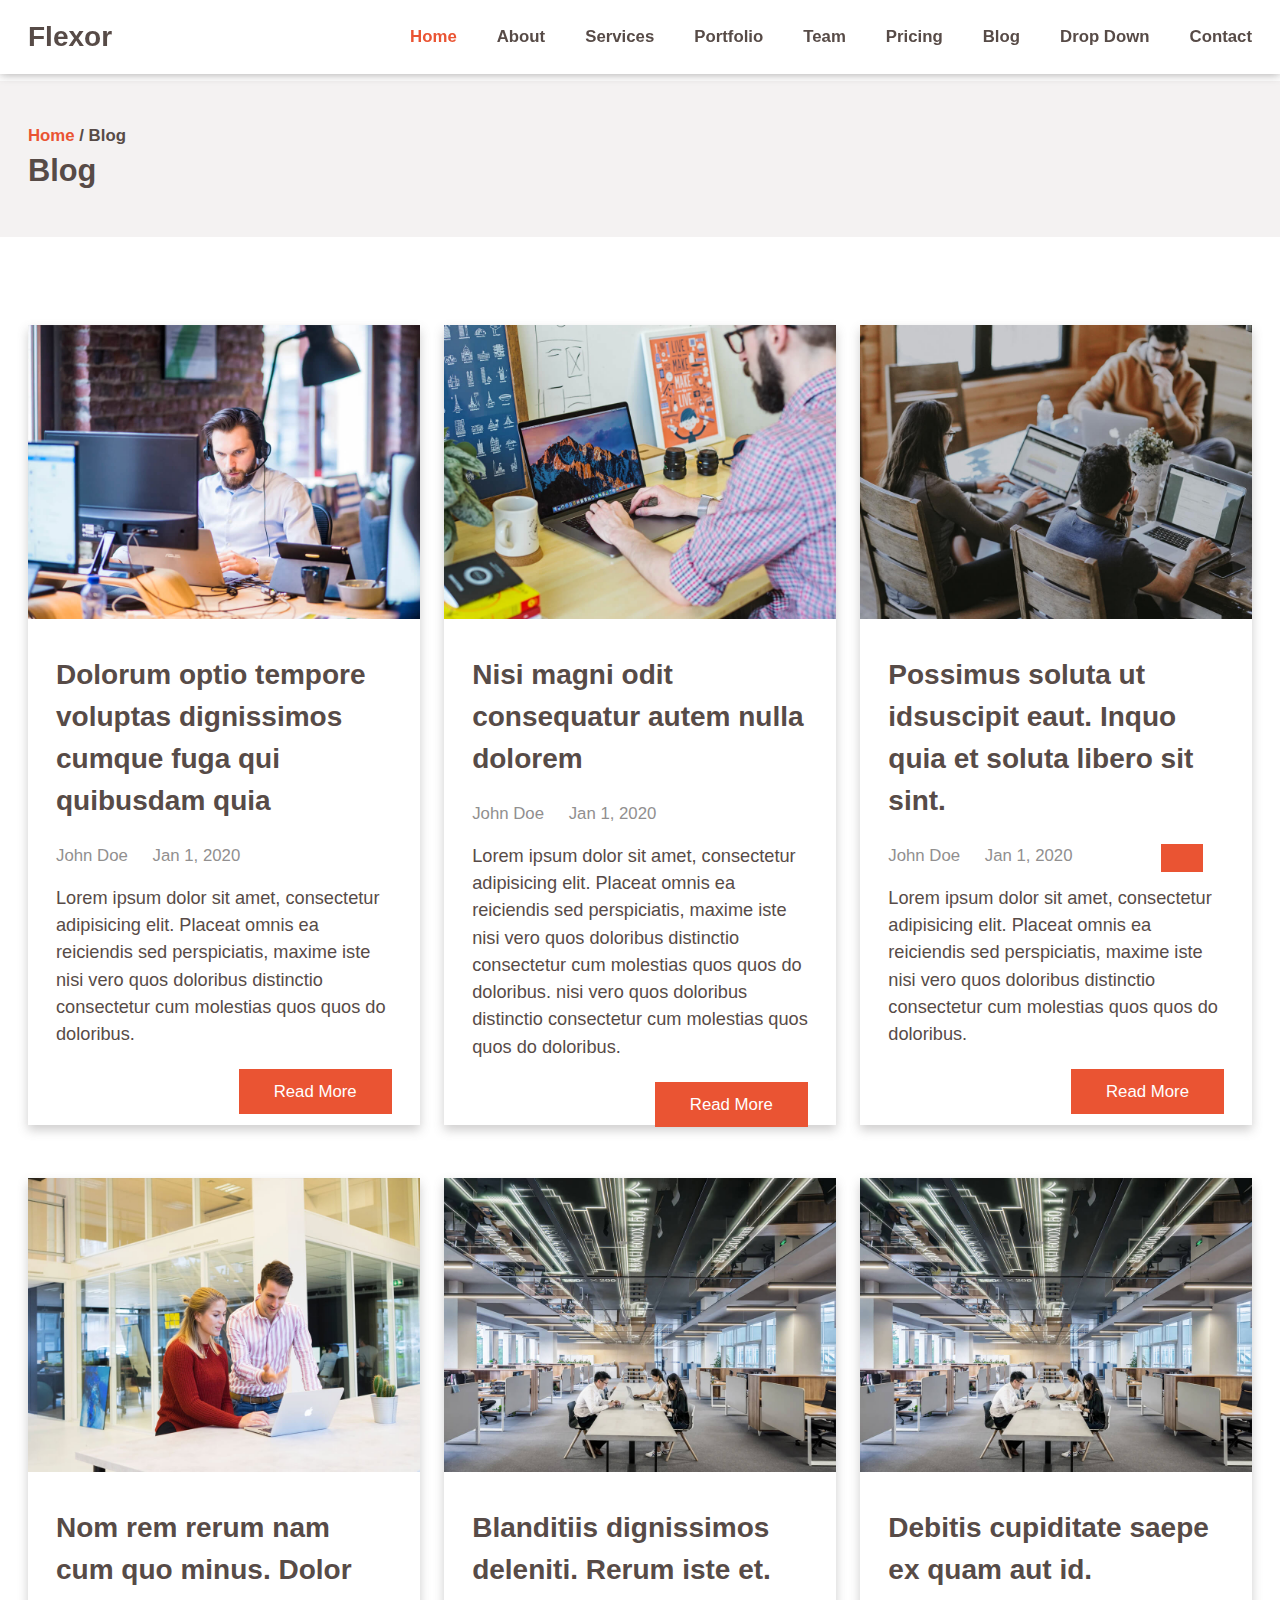
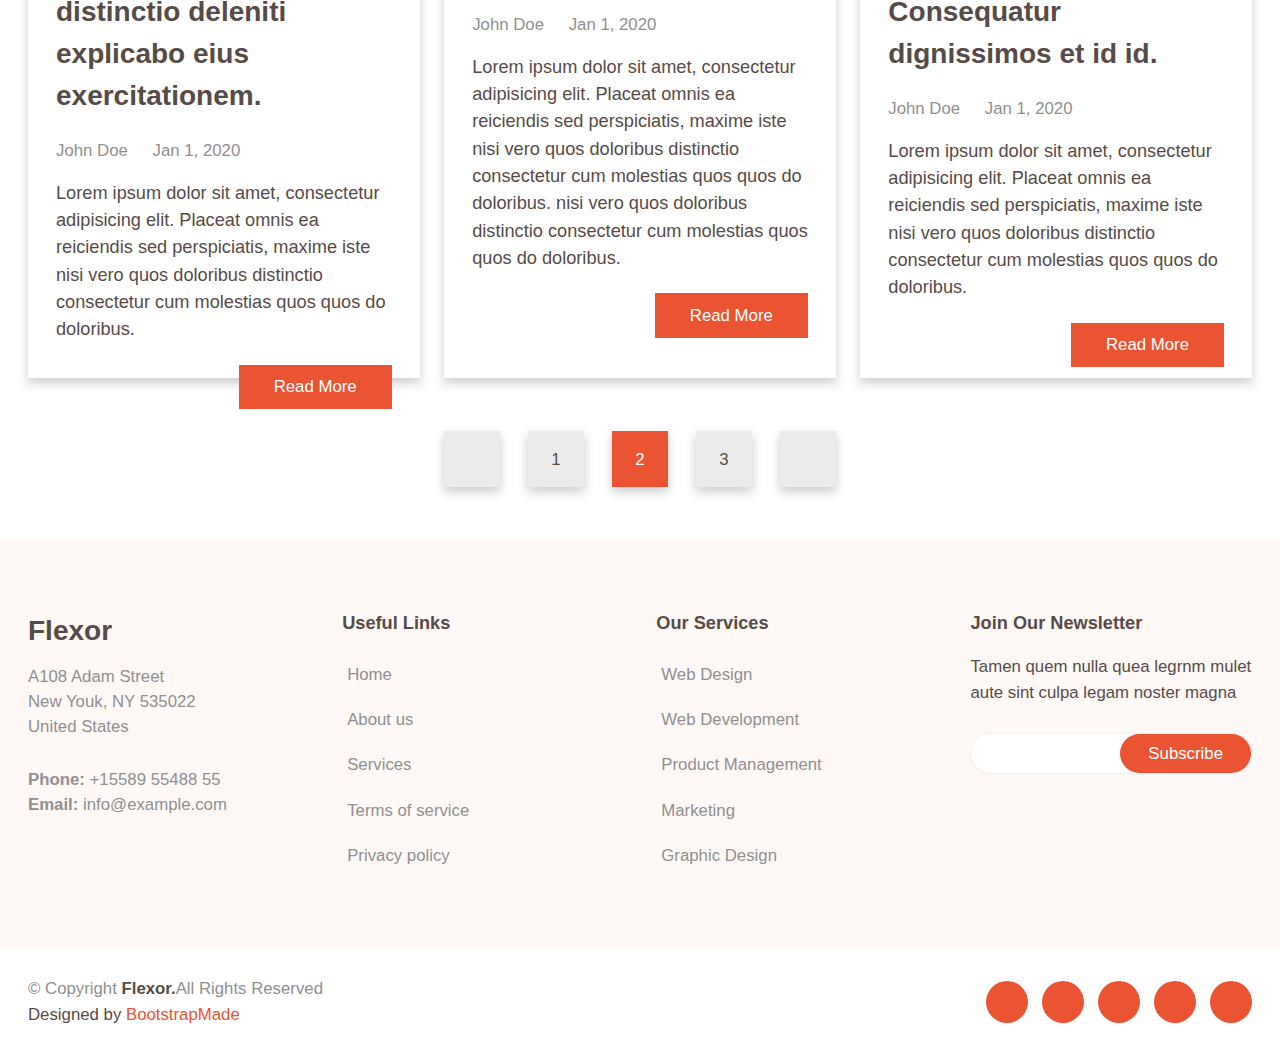
<file: blog.html>
<!DOCTYPE html>
<html lang="en">

<head>
    <meta charset="UTF-8">
    <meta http-equiv="X-UA-Compatible" content="IE=edge">
    <meta name="viewport" content="width=device-width, initial-scale=1.0">
    <title>blog</title>
    <link rel="stylesheet" href="style.css">
    <link rel="stylesheet" href="https://cdnjs.cloudflare.com/ajax/libs/font-awesome/6.2.0/css/all.min.css"
        integrity="sha512-xh6O/CkQoPOWDdYTDqeRdPCVd1SpvCA9XXcUnZS2FmJNp1coAFzvtCN9BmamE+4aHK8yyUHUSCcJHgXloTyT2A=="
        crossorigin="anonymous" referrerpolicy="no-referrer" />
</head>

<body>
    <header class="header   bg-white">
        <div class="flex container ">
            <h3 class="font-32 ">Flexor</h3>
            <nav class="top-nev-icon">

                <label class="bar " for="toggle">
                    <i class="fas fa-bars text-orange"></i>
                </label>
                <input type="checkbox" id="toggle">
                <ul class="nav  flex font-18 nav-menu">
                    <li class="Home nav-item">
                        <a href="index.html"> Home</a>
                    </li>
                    <li class="nav-item">
                        <a class="" href="#about">About</a>
                    </li>
                    <li class="nav-item">
                        <a href="#services">Services</a>
                    </li>

                    <li class="nav-item">
                        <a href="#port"> Portfolio</a>
                    </li>
                    <li class="nav-item">
                        <a href="#team"> Team</a>
                    </li>
                    <li class="nav-item">
                        <a href="#Pricing">Pricing</a>
                    </li>
                    <li class="nav-item">
                        <a href="blog.html">Blog</a>
                    </li>
                    <li class="sub-menu-box nav-item">
                        <a href="#"><span> Drop Down </span><i class="fa-solid fa-angle-down"></i></a>

                        <ul class="sub-menu">
                            <li>
                                <a href="#">Drop Down 1</a>
                            </li>
                            <li class="flex sm-flex-start deep-sub-box">
                                <a href="#" class="bbb">Drop Down 2</a>
                                <a href="#"><i class="fa-solid fa-angle-right"></i></a>
                                <ul class="deep-sub-menu">
                                    <li>
                                        <a href="#">Deep Drop down 1</a>
                                    </li>
                                    <li>
                                        <a href="#">Deep Drop down 2</a>
                                    </li>
                                    <li>
                                        <a href="#">Deep Drop down 3</a>
                                    </li>
                                    <li>
                                        <a href="#">Deep Drop down 4</a>
                                    </li>
                                    <li>
                                        <a href="#">Deep Drop down 5</a>
                                    </li>
                                    <li>
                                        <a href="#">Deep Drop down 6</a>
                                    </li>
                                </ul>
                            </li>
                            <li>
                                <a href="#">Drop Down 3</a>
                            </li>
                            <li>
                                <a href="#">Drop Down 4</a>
                            </li>
                            <li>
                                <a href="#">Drop Down 5</a>
                            </li>
                        </ul>

                    </li>
                    <li class="nav-item">
                        <a href="#contect">Contact</a>
                    </li>
                </ul>
            </nav>
        </div>
    </header>
    <main id="TOP">
        <section id="top">
            <h1>dfghjkl;'</h1>
        </section>
        <section class="margin-top-20 bg-light-gray">
            <div class="blog-hero container">
                <h3 class="font-18"> <strong class="text-orange">Home</strong> / Blog</h3>
                <h1 class="font-36">Blog</h1>
            </div>
        </section>
        <!-- article- -->
        <section class="margin-top-40">
            <div class="container flex wrap">
                <article class="flex-31 sm-flex-48 sm-more-flex-100 bg-white blog-article margin-top-60">
                    <figure>
                        <img class="width-100" src="assets/media/blog-1.jpg" alt="">
                    </figure>
                    <div class="blog-article-col">
                        <h2 class="font-32 text-dark ">Dolorum optio tempore voluptas dignissimos cumque fuga qui
                            quibusdam quia</h2>
                        <span class="text-light-dark time-col font-18">
                            <a class="text-light-dark" href="#"><i class="fa-solid fa-user"></i></a>
                            John Doe

                            <time>
                                <a class="text-light-dark" href="#"><i class="fa-regular fa-clock"></i></a>
                                Jan 1, 2020
                            </time>

                        </span>
                        <p class="margin-top-20 font-20">Lorem ipsum dolor sit amet, consectetur adipisicing elit.
                            Placeat omnis ea reiciendis sed perspiciatis, maxime iste
                            nisi vero quos doloribus distinctio consectetur cum
                            molestias quos quos do doloribus.
                        </p>
                        <div class="btn-col margin-top-24">
                            <a class="blog-read-more-btn bg-orange text-white font-18" href="#">Read More</a>

                        </div>
                    </div>
                </article>
                <article class="flex-31 sm-flex-48 sm-more-flex-100 bg-white blog-article margin-top-60">
                    <figure>
                        <img class="width-100" src="assets/media/blog-2.jpg" alt="">
                    </figure>
                    <div class="blog-article-col">
                        <h2 class="font-32 text-dark ">Nisi magni odit consequatur autem nulla dolorem</h2>
                        <span class="text-light-dark time-col font-18">
                            <a class="text-light-dark" href="#"><i class="fa-solid fa-user"></i></a>
                            John Doe

                            <time>
                                <a class="text-light-dark" href="#"><i class="fa-regular fa-clock"></i></a>
                                Jan 1, 2020
                            </time>

                        </span>
                        <p class="margin-top-20 font-20">Lorem ipsum dolor sit amet, consectetur adipisicing elit.
                            Placeat omnis ea reiciendis sed perspiciatis, maxime iste
                            nisi vero quos doloribus distinctio consectetur cum
                            molestias quos quos do doloribus.
                            nisi vero quos doloribus distinctio consectetur cum
                            molestias quos quos do doloribus.

                        </p>
                        <div class="btn-col margin-top-24">
                            <a class="blog-read-more-btn bg-orange text-white font-18" href="#">Read More</a>

                        </div>
                    </div>
                </article>
                <article class="flex-31 sm-flex-48 sm-more-flex-100 bg-white blog-article margin-top-60">
                    <figure>
                        <img class="width-100" src="assets/media/blog-3.jpg" alt="">
                    </figure>
                    <div class="blog-article-col">
                        <h2 class="font-32 text-dark ">Possimus soluta ut idsuscipit eaut. Inquo quia et soluta libero
                            sit sint.</h2>
                        <span class="text-light-dark time-col font-18">
                            <a class="text-light-dark" href="#"><i class="fa-solid fa-user"></i></a>
                            John Doe

                            <time>
                                <a class="text-light-dark" href="#"><i class="fa-regular fa-clock"></i></a>
                                Jan 1, 2020
                            </time>

                        </span>
                        <p class="margin-top-20 font-20">Lorem ipsum dolor sit amet, consectetur adipisicing elit.
                            Placeat omnis ea reiciendis sed perspiciatis, maxime iste
                            nisi vero quos doloribus distinctio consectetur cum
                            molestias quos quos do doloribus.

                        </p>
                        <div class="btn-col margin-top-24">
                            <a class="blog-read-more-btn bg-orange text-white font-18" href="#">Read More</a>

                        </div>
                    </div>
                </article>
                <article class="flex-31 sm-flex-48 sm-more-flex-100 bg-white blog-article margin-top-60">
                    <figure>
                        <img class="width-100" src="assets/media/blog-4.jpg" alt="">
                    </figure>
                    <div class="blog-article-col">
                        <h2 class="font-32 text-dark ">Nom rem rerum nam cum quo minus. Dolor distinctio deleniti
                            explicabo eius exercitationem.</h2>
                        <span class="text-light-dark time-col font-18">
                            <a class="text-light-dark" href="#"><i class="fa-solid fa-user"></i></a>
                            John Doe

                            <time>
                                <a class="text-light-dark" href="#"><i class="fa-regular fa-clock"></i></a>
                                Jan 1, 2020
                            </time>

                        </span>
                        <p class="margin-top-20 font-20">Lorem ipsum dolor sit amet, consectetur adipisicing elit.
                            Placeat omnis ea reiciendis sed perspiciatis, maxime iste
                            nisi vero quos doloribus distinctio consectetur cum
                            molestias quos quos do doloribus.

                        </p>
                        <div class="btn-col margin-top-24">
                            <a class="blog-read-more-btn bg-orange text-white font-18" href="#">Read More</a>

                        </div>
                    </div>
                </article>
                <article class="flex-31 sm-flex-48 sm-more-flex-100 bg-white blog-article margin-top-60">
                    <figure>
                        <img class="width-100" src="assets/media/blog-5.jpg" alt="">
                    </figure>
                    <div class="blog-article-col">
                        <h2 class="font-32 text-dark ">Blanditiis dignissimos deleniti. Rerum iste et.</h2>
                        <span class="text-light-dark time-col font-18">
                            <a class="text-light-dark" href="#"><i class="fa-solid fa-user"></i></a>
                            John Doe

                            <time>
                                <a class="text-light-dark" href="#"><i class="fa-regular fa-clock"></i></a>
                                Jan 1, 2020
                            </time>

                        </span>
                        <p class="margin-top-20 font-20">Lorem ipsum dolor sit amet, consectetur adipisicing elit.
                            Placeat omnis ea reiciendis sed perspiciatis, maxime iste
                            nisi vero quos doloribus distinctio consectetur cum
                            molestias quos quos do doloribus.
                            nisi vero quos doloribus distinctio consectetur cum
                            molestias quos quos do doloribus.

                        </p>
                        <div class="btn-col margin-top-24">
                            <a class="blog-read-more-btn bg-orange text-white font-18" href="#">Read More</a>

                        </div>
                    </div>
                </article>
                <article class="flex-31 sm-flex-48 sm-more-flex-100 bg-white blog-article margin-top-60">
                    <figure>
                        <img class="width-100" src="assets/media/blog-5.jpg" alt="">
                    </figure>
                    <div class="blog-article-col">
                        <h2 class="font-32 text-dark ">Debitis cupiditate saepe ex quam aut id. Consequatur dignissimos
                            et id id.</h2>
                        <span class="text-light-dark time-col font-18">
                            <a class="text-light-dark" href="#"><i class="fa-solid fa-user"></i></a>
                            John Doe

                            <time>
                                <a class="text-light-dark" href="#"><i class="fa-regular fa-clock"></i></a>
                                Jan 1, 2020
                            </time>

                        </span>
                        <p class="margin-top-20 font-20">Lorem ipsum dolor sit amet, consectetur adipisicing elit.
                            Placeat omnis ea reiciendis sed perspiciatis, maxime iste
                            nisi vero quos doloribus distinctio consectetur cum
                            molestias quos quos do doloribus.


                        </p>
                        <div class="btn-col margin-top-24">
                            <a class="blog-read-more-btn bg-orange text-white font-18" href="#">Read More</a>

                        </div>
                    </div>
                </article>

            </div>

            <div class=" text-center blog-icon-col  font-18 margin-top-60 ">
                <a class="blog-page-icon text-dark " href="#"><i class="fa-solid fa-chevron-left"></i></a>
                <a class="blog-page-icon text-dark " href="#">1</a>
                <a class="blog-page-icon text-white high-light" href="#">2</a>
                <a class="blog-page-icon text-dark " href="#">3</a>
                <a class="blog-page-icon text-dark " href="#"><i class="fa-solid fa-chevron-right"></i></a>

            </div>
        </section>
        <!-- list-section -->
        <section class="bg-lighi-orange margin-top-60">
            <div class="container padding-content flex sm-wrap list-content">
                <div class="flex-23 sm-flex-48 sm-more-flex-100">
                    <h4 class="font-32 text-dark">Flexor</h4>
                    <ul class="text-light-dark margin-top-14  font-18">
                        <li>A108 Adam Street</li>
                        <li>New Youk, NY 535022</li>
                        <li>United States</li>
                    </ul>
                    <address class="font-18 text-light-dark margin-top-32">
                        <strong class="font-wd-900">Phone:</strong> +15589 55488 55
                    </address>
                    <address class="font-18 text-light-dark">

                        <strong class="font-wd-900">Email:</strong> info@example.com
                    </address>
                </div>
                <div class="flex-23 sm-flex-48 sm-more-flex-100 sm-more-margin-top-32">
                    <h4 class="text-dark font-20">Useful Links</h4>
                    <ul class="text-light-dark margin-top-16 list-col">
                        <li>
                            <a class="text-orange" href="#"><i class="fa-solid fa-chevron-right"></i></a>
                            <span class="font-18">Home</span>
                        </li>
                        <li>
                            <a class="text-orange" href="#"><i class="fa-solid fa-chevron-right"></i></a>
                            <span class="font-18">About us</span>
                        </li>
                        <li>
                            <a class="text-orange" href="#"><i class="fa-solid fa-chevron-right"></i></a>
                            <span class="font-18">Services</span>
                        </li>
                        <li>
                            <a class="text-orange" href="#"><i class="fa-solid fa-chevron-right"></i></a>
                            <span class="font-18">Terms of service</span>
                        </li>
                        <li>
                            <a class="text-orange" href="#"><i class="fa-solid fa-chevron-right"></i></a>
                            <span class="font-18">Privacy policy</span>
                        </li>
                    </ul>
                </div>
                <div class="flex-23 sm-flex-48 sm-more-flex-100 sm-margin-top-32">
                    <h4 class="text-dark font-20">Our Services</h4>
                    <ul class="text-light-dark margin-top-16 list-col">
                        <li>
                            <a class="text-orange" href="#"><i class="fa-solid fa-chevron-right"></i></a>
                            <span class="font-18">Web Design</span>
                        </li>
                        <li>
                            <a class="text-orange" href="#"><i class="fa-solid fa-chevron-right"></i></a>
                            <span class="font-18">Web Development</span>
                        </li>
                        <li>
                            <a class="text-orange" href="#"><i class="fa-solid fa-chevron-right"></i></a>
                            <span class="font-18">Product Management</span>
                        </li>
                        <li>
                            <a class="text-orange" href="#"><i class="fa-solid fa-chevron-right"></i></a>
                            <span class="font-18">Marketing</span>
                        </li>
                        <li>
                            <a class="text-orange" href="#"><i class="fa-solid fa-chevron-right"></i></a>
                            <span class="font-18">Graphic Design</span>
                        </li>
                    </ul>
                </div>
                <div class="flex-23 sm-flex-48 sm-more-flex-100 sm-margin-top-32">
                    <h4 class="font-20">Join Our Newsletter</h4>
                    <p class="margin-top-20 font-18">Tamen quem nulla quea legrnm
                        mulet aute sint culpa
                        legam noster magna
                    </p>
                    <div class="box ">
                        <span class="sub-btn font-18">Subscribe</span>

                    </div>

                </div>
            </div>
        </section>
    </main>
    <footer class="margin-top-32">
        <div class="container flex  sm-justify-center sm-text-center  sm-wrap">
            <div class="font-18 flex-100 ">
                <small class="text-light-dark">&copy; Copyright <strong
                        class="text-dark font-wd-900">Flexor.</strong>All Rights Reserved</small>
                <p>Designed by <strong class="text-orange">BootstrapMade</strong></p>
            </div>
            <nav class="nav-bar flex sm-margin-top-32">
                <ul class="flex footer-nav-menu">
                    <li>
                        <a class="text-white" href="#"><i class="fa-brands fa-twitter"></i></a>
                    </li>
                    <li>
                        <a class="text-white" href="#"><i class="fa-brands fa-facebook-f"></i></a>
                    </li>
                    <li>
                        <a class="text-white" href="#"><i class="fa-brands fa-instagram"></i></a>
                    </li>
                    <li>
                        <a class="text-white " href="#"><i class="fa-brands fa-linkedin-in"></i></a>
                    </li>
                    <li>
                        <a class="text-white" href="#"><i class="fa-brands fa-paypal"></i></a>
                    </li>

                </ul>

            </nav>

        </div>

    </footer>
    <div class="bg-orange tup-btn">
        <a class="text-white" href="#TOP"><i class="fa-solid fa-chevron-up"></i></a>

    </div>
</body>

</html>
</file>
<file: style.css>
/* http://meyerweb.com/eric/tools/css/reset/ 
   v2.0 | 20110126
   License: none (public domain)
*/

html,
body,
div,
span,
applet,
object,
iframe,
h1,
h2,
h3,
h4,
h5,
h6,
p,
blockquote,
pre,
a,
abbr,
acronym,
address,
big,
cite,
code,
del,
dfn,
em,
img,
ins,
kbd,
q,
s,
samp,
small,
strike,
strong,
tt,
var,
b,
u,
i,
center,
dl,
dt,
dd,
ol,
ul,
li,
fieldset,
form,
label,
legend,
table,
caption,
tbody,
tfoot,
thead,
tr,
th,
td,
article,
aside,
canvas,
details,
embed,
figure,
figcaption,
footer,
header,
hgroup,
menu,
nav,
output,
ruby,
section,
summary,
time,
mark,
audio,
video {
    margin: 0;
    padding: 0;
    border: 0;
    font-size: 100%;
    font: inherit;
    vertical-align: baseline;
}

/* HTML5 display-role reset for older browsers */
article,
aside,
details,
figcaption,
figure,
footer,
header,
hgroup,
menu,
nav,
section {
    display: block;
}

body {
    line-height: 1;
}

ol,
ul {
    list-style: none;
}

blockquote,
q {
    quotes: none;
}

blockquote:before,
blockquote:after,
q:before,
q:after {
    content: '';
    content: none;
}

table {
    border-collapse: collapse;
    border-spacing: 0;
}


/* custom-styles */


@import url('https://fonts.googleapis.com/css2?family=Raleway:wght@100;200;300;400;500;600;700;800;900&display=swap');

* {
    box-sizing: border-box;
}

html {
    font-size: 14px;
    scroll-behavior: smooth;
}

body {
    font-size: 1.2rem;
    line-height: 1.5;
    font-family: 'Raleway', sans-serif;
    color: #574B47;

}

.container {
    max-width: 1600px;
    width: 100%;
    margin: 0 auto;
    padding: 0 2rem;
}


.mid-container {
    max-width: 1200px;
    width: 100%;
    margin: 0 auto;
    padding: 0 2rem;
}


.mini-container {
    max-width: 1100px;
    width: 100%;
    margin: 0 auto;
    padding: 0 2rem;
}

/* flex */

.flex {
    display: flex;
    justify-content: space-between;
    align-items: center;
}

.justify-center {
    justify-content: center;
}

.wrap {
    flex-wrap: wrap;
}



.flex-23 {
    flex: 0 1 23%;
}

.flex-40 {
    flex: 0 1 40%;
}

.flex-56 {
    flex: 0 1 56%;
}

.flex-31 {
    flex: 0 1 32%;
}

.flex-10 {
    flex: 0 1 30%;
}

.flex-48 {
    flex: 0 1 49%;
}

.flex-90 {
    flex: 0 1 90%;
}

.flex-5 {
    flex: 0 1 5%;
}

/* font-size */
.font-58 {
    font-size: 3.8rem;
}

.font-36 {
    font-size: 2.2rem;
}

.font-32 {
    font-size: 2rem;
}

.font-28 {
    font-size: 1.7rem;
}

.font-24 {
    font-size: 1.5rem;
}

.font-20 {
    font-size: 1.3rem;
}

.font-18 {
    font-size: 1.2rem;
}

.font-14 {
    font-size: 0.8rem;
}

.font-40 {
    font-size: 2.5rem;
}

/* font-waigth */
.font-wd-900 {
    font-weight: 800;
}

h1,
h2,
h3,
h4,
h5,
h6 {
    font-weight: 700;
}

/* bg-color */

.bg-orange {
    background-color: #EA5433;
}

.bg-white {
    background-color: #FFFFFF;
}

.bg-lighi-orange {
    background-color: #FEF9F7;
}

/* text-color */

.text-white {
    color: #FFFFFF;
}

.text-orange {
    color: #EA5433;
}

.text-light {
    color: rgba(254, 246, 246, 0.752);
}

.text-light-dark {
    color: #918F8F;
}


.text-dark {
    color: #574B47;
}

/* margin */

.margin-top-16 {
    margin-top: 1rem;
}

.margin-top-32 {
    margin-top: 2rem;
}

.margin-top-40 {
    margin-top: 2.5rem;
}

.margin-top-60 {
    margin-top: 3.8rem;
}

.margin-top-50 {
    margin-top: 3rem;
}

.margin-top-180 {
    margin-top: 20rem;
}

.margin-top-20 {
    margin-top: 1.2rem;
}

.margin-top-24 {
    margin-top: 1.5rem;
}

.margin-top-14 {
    margin-top: 0.8rem;
}


/* padding */
.padding-content {
    padding: 5rem 2rem;
}

/* text-center */

.text-center {
    text-align: center;
}

a {
    text-decoration: none;
}

.width-100 {
    width: 100%;
}


/********************** */


/* header */

.header {

    position: fixed;

    left: 0;
    right: 0;
    padding: 16px 0;

    top: 0rem;


    box-shadow: 0px 0px 10px 0px rgba(20, 16, 16, 0.393);
    z-index: 999;
}




.nav-menu li {
    margin-left: 40px;

}

.nav-menu li a {
    font-weight: 700;
    color: #574B47;
}

.nav-menu li a:hover {
    color: #EA5433;
}

.Home a {
    color: #EA5433 !important;
}

.sub-menu-box {
    position: relative;
}


#toggle,
.bar {
    display: none;
}

.sub-menu {
    z-index: 99;
    position: absolute;
    background-color: aliceblue;
    box-shadow: 0px 0px 10px 1px rgba(20, 16, 16, 0.866);
    width: 180px;
    border-radius: 4px;
    left: 50%;
    transform: translateX(-50%);
    display: none;
    top: 1.7rem;
    padding: 20px;
}

.deep-sub-box {
    position: relative;
}

.deep-sub-menu {
    z-index: 99;
    position: absolute;
    background-color: aliceblue;
    box-shadow: 0px 0px 10px 1px rgba(20, 16, 16, 0.866);
    width: 190px;
    border-radius: 4px;
    left: 85%;
    display: none;
    top: 1.7rem;
    padding: 20px;
}

.deep-sub-box:hover .deep-sub-menu {
    display: block;
}

.sub-menu-box:hover .sub-menu {
    display: block;
}

.deep-sub-menu li {
    margin-left: 0;
    margin-top: 10px;
}

.sub-menu li {
    margin-left: 0;
    margin-top: 10px;
}


/* hero */

.bg-img {

    height: 100vh;
    width: 100%;
    background: linear-gradient(to right, rgba(7, 7, 7, 0.72), rgba(109, 108, 107, 0.16)), url(assets/media/hero-bg.jpg) no-repeat;
    background-position: center;
    background-size: cover;
}

.hero-content {
    padding-top: 25rem;
    position: relative;
}

.started-btn {
    margin-top: 2.5rem;
}



.started-btn span {
    position: relative;
    padding: 0.9rem 3.5rem 0.9rem 4rem;
    border-radius: 1.4rem;
    background-color: #1b171660;
    margin-left: 1.5rem;

}

.started-btn span:hover {
    color: #FFFFFF;
    background-color: #EA5433;
}

.arrow {
    z-index: 99;
    vertical-align: middle;
    width: 3.5rem;
    height: 3.5rem;
    border-radius: 50%;
    justify-content: center;
    position: absolute;
    bottom: -12px;
    box-shadow: 0px 0px 10px 1px rgba(39, 33, 33, 0.868);


}

.arrow:hover {
    color: #FFFFFF;
}

/* choose-section */

.choose-content {
    position: absolute;
    bottom: -15rem;

    left: 0;
    right: 0;
}

.choose-col:hover {
    background-color: #9c391dfe;
}

.choose-col {
    padding: 4rem 2rem;
    box-shadow: 0px 0px 10px 1px rgba(253, 251, 251, 0.089);
    border-radius: 0.2rem;
}

.learn-btn {
    padding: 8px 2rem;
    text-align: center;
    background-color: #EC7048;
    border-radius: 1.4rem;
}

.learn-btn:hover {
    color: #e68b6d;
    background-color: #ffffff;
}

.choose-col-1 {
    padding: 3rem 2.3rem 5rem 2.3rem;
    box-shadow: 0px 5px 10px 0px rgba(96, 94, 94, 0.308);

    border-radius: 8px;
}

.choose-col-1:hover {
    background-color: #e8cfc7;
}


/* about-section */


.about-img {
    position: relative;
}

.play-btn {
    display: flex;
    align-items: center;
    justify-content: center;
    width: 4rem;
    height: 4rem;
    border-radius: 50%;
    background-color: #EA5433;
    margin: 0 auto;
    position: absolute;
    left: 0;
    right: 0;
    top: 20.2rem;
    box-shadow: 0px 0px 0px 8px #ea553375;
}

.play-btn:hover {
    background-color: #d11b18ef;
}

.about-icon {
    display: flex;
    justify-content: center;
    align-items: center;
    width: 4rem;
    height: 4rem;
    border-radius: 50%;
    border: 2px solid #d39689;
}

.about-icon:hover {
    color: #ffffff;
    background-color: #EA5433;
}

.about-text-col {
    padding-right: 6rem;
}

/* client-section */

.client-col {
    display: flex;
    align-items: center;
    justify-content: space-between;
    width: 100%;
    overflow: scroll;
}

::-webkit-scrollbar {
    width: 0;
    background-color: transparent;
}

.client-img {
    width: 10%;
    margin: 0 6rem;
    filter: grayscale(100%);
}

.client-img:hover {
    filter: grayscale(0);
    cursor: pointer;
}

/* services-section */

.services-col {
    padding: 4rem 3rem;
    box-shadow: 0px 5px 10px 0px rgba(96, 94, 94, 0.308);
    border-radius: 0.2rem;
    position: relative;
}

.services-col h4:hover {
    color: #EA5433;
}



.services-icon a {
    box-shadow: 0px 0px 0px 8px #ea55331e;
    background-color: #EA5433;
    width: 4rem;
    height: 4rem;
    border-radius: 50%;
    margin: 0 auto;
    position: absolute;
    left: 0;
    right: 0;
    top: -1.9rem;
}



.services-icon a:hover {
    background-color: #FFFFFF;
    color: #EA5433;
    border: 3px solid #EA5433;

}


/* our-mission */



.article-content {
    position: relative;
}

.atricle-col {
    position: absolute;
    left: 0;
    right: 0;
    top: 18rem;
    background-color: #ffffffec;
    box-shadow: 0px 5px 10px 0px rgba(96, 94, 94, 0.308);

    padding: 2rem;
    margin: 0 2rem;
    border-radius: 8px;
}

.atricle-col:hover .text-dark {
    color: #FFFFFF;
}

.atricle-col:hover {
    background-color: #EA5433;
    color: #FFFFFF;
}

.read-btn {
    font-size: 0.9rem;
}

/* owner-section */


.owner-img {
    width: 6rem;
    height: 6rem;
    border-radius: 50%;
    margin-top: 2rem;
    object-fit: cover;
    box-shadow: 0px 0px 0px 10px #11111218;

}

.bg-2-img {
    height: 50vh;
    width: 100%;
    background: linear-gradient(rgba(25, 25, 26, 0.5), rgba(25, 26, 26, 0.7)), url(assets/media/testimonials-bg.jpg) no-repeat;
    background-position: center;
    background-size: cover;
}



.testimonials {
    width: 100%;
    overflow: auto;
    scroll-behavior: smooth;
    display: -webkit-box;
    justify-content: space-between;
}


/* portfolio-section */

.more-btn span {
    margin: 0 1rem;
}

.more-btn span:hover {
    padding: 10px 20px;
    background-color: #d396894b;
    border-radius: 2rem;
    color: #EA5433;
}

.img-col {
    position: relative;
}

.web-col {
    position: absolute;
    left: 0;
    right: 0;
    bottom: 2rem;
    padding: 2rem;
    margin: 0 1rem;
    box-shadow: 0px 5px 10px 0px rgba(96, 94, 94, 0.308);
    border-radius: 4px;
    background-color: rgba(255, 255, 255, 0.907);
    display: none;
}

.img-col:hover .web-col {

    display: inline-flex;
}

.margin-left a {
    margin-left: 1.2rem;
}

.all-btn {
    padding: 0.9rem 1.2rem;
    background-color: #d396894e;
    border-radius: 2rem;
}

/* team-section */

.team-col {
    box-shadow: 0px 5px 10px 0px rgba(96, 94, 94, 0.308);
    position: relative;
    border-radius: 0.5rem;
    padding-bottom: 1.5rem;
}

.team-col img {
    border-top-left-radius: 0.3rem;
    border-top-right-radius: 0.3rem;
}

.team-info-link {
    position: absolute;
    left: 0;
    right: 0;
    bottom: 6.6rem;
    padding: 1rem;
    background-color: rgba(255, 255, 255, 0.738);
    display: none;
}

.team-col:hover .team-info-link {
    display: block;
}

.team-info-link a {
    margin: 0 1rem;
    font-size: 1.5rem;
}

/* pricing */

.free {
    background-color: #F8F8F8;
    padding: 0.8rem;
}

.business {
    padding: 0.8rem;
}

.button {
    background-color: #F8F8F8;
}

.button a:hover {
    background-color: #ff6c52f9;
}

.list {
    box-shadow: 0px 5px 10px 0px rgba(96, 94, 94, 0.308);

    border-radius: 8px;
    overflow: hidden;
}



.list li {
    line-height: 2.5;
}

.button {
    padding: 1.5rem 0;
}

.btn {
    padding: 0.7rem 2.5rem;
    border-radius: 4px;
}

.list li sub {
    font-weight: 500;
}


/* faq-section */

.q-mark {
    display: inline-block;
    width: 20px;
    height: 20px;
    margin-right: 0.5rem;
    border-radius: 50%;
    border: 1px solid #e68b6d;
}

.faq-col div h5:hover {
    color: #EA5433;
}

.faq-col {
    padding: 1rem;
    margin: 2rem auto;
    box-shadow: 0px 5px 10px 0px rgba(96, 94, 94, 0.308);

    border-radius: 4px;
}

/* form */

.contect-col {
    padding: 2rem;
    align-items: flex-start;
    box-shadow: 0px 5px 10px 0px rgba(96, 94, 94, 0.308);

}

.contect-icon {
    display: flex;
    justify-content: center;
    align-items: center;
    width: 3rem;
    height: 3rem;
    border-radius: 50%;
    border: 2px solid #d39689;
    margin-right: 0.7rem;
}

/* form */

.form-control {
    width: 100%;
    margin-top: 1rem;
    padding: 1rem;
    border: 1px solid rgba(128, 128, 128, 0.309);
    outline: none;
    font-size: 1rem;
}

textarea::placeholder {
    color: #a39e9d;
    font-size: 1.1rem;
}

input::placeholder {
    color: #a39e9d;
}


form {
    box-shadow: 0px 5px 10px 0px rgba(96, 94, 94, 0.308);
    margin-top: 1rem;
    padding: 2rem;
}

.form-btn {
    border: 0;
    padding: 1rem 2rem;
}

.form-btn:hover {
    background-color: #ec7148e7;
}

/* list-section */

.list-content {
    align-items: flex-start;

}

.list-col li {
    line-height: 2.7;
}

.list-col li i {
    margin-right: 5px;
    font-size: 0.9rem;

}


.box {
    border: 1px solid #e27a6321;
    border-radius: 2rem;
    margin-top: 2rem;
    display: flex;
    justify-content: flex-end;
    background-color: white;
}

.sub-btn {
    background-color: #EA5433;
    padding: 0.5rem 2rem;
    border-radius: 2rem;
    color: white;
}

/* footer */

footer {
    margin-bottom: 2rem;
}

.footer-nav-menu li {
    margin-left: 1rem;
    background-color: #EA5433;
    width: 3rem;
    height: 3rem;
    border-radius: 50%;
    color: white;
    display: flex;
    justify-content: center;
    align-items: center;

}

.footer-nav-menu li:hover {
    background-color: #ec7148e6;
}

.nav-bar {
    position: relative;
}

.tup-btn {
    display: flex;
    width: 3rem;
    right: 0;
    margin-bottom: 2rem;
    justify-content: flex-end;
    position: fixed;
    right: 0;
    bottom: 0;
    padding: 1rem;
    margin-right: 5.5rem;
}

/* blog-page */

/* hero */
.blog-read-more-btn {

    padding: 0.7rem 2.5rem;

}

.blog-read-more-btn:hover {
    background-color: #ff2605;
}

.btn-col {
    display: flex;
    justify-content: flex-end;

}

.blog-hero {
    padding: 3rem 2rem;
    margin-top: 4rem;
    position: relative;
}

.bg-light-gray {
    background-color: #F4F2F2;
}

.time-col {
    display: inline-block;
    margin-top: 1.5rem;
}

.time-col time {
    margin-left: 20px;
}

.blog-article {
    box-shadow: 0px 5px 10px 0px rgba(96, 94, 94, 0.308);
    height: 800px;
}

.blog-article-col {
    padding: 2rem;
}


.blog-article-col h2:hover {
    color: #EA5433;
}


.blog-icon-col {
    display: flex;
    justify-content: center;


}

.blog-page-icon {
    display: flex;
    justify-content: center;
    align-items: center;
    margin: 0 1rem;
    width: 4rem;
    height: 4rem;

    background-color: #dbd8d87c;
    box-shadow: 0px 5px 10px 0px rgba(96, 94, 94, 0.308);

}

.blog-page-icon:hover {
    background-color: #EA5433;
    color: #FFFFFF;
}

.high-light {
    background-color: #EA5433;
}


/* media */

@media screen and (max-width:1200px) {
    .container {
        max-width: 1140px;
    }
}

@media screen and (max-width:992px) {
    html {
        font-size: 14px;
    }

    .container {
        max-width: 960px;
    }
}

@media screen and (max-width:768px) {
    html {
        font-size: 12px;
    }

    .container {
        max-width: 710px;
    }

    .mini-container {
        max-width: 710px;
    }

    .mid-container {
        max-width: 710px;
    }

    /* header */



    .sub-menu {

        width: 230px;
        top: 2rem;


    }

    .deep-sub-box {
        position: relative;
    }

    .deep-sub-menu {

        width: 230px;
    }

    .nav-menu li a {
        font-weight: 700;
        color: #f1efee;
    }

    .sub-menu li a {
        color: #574B47;
    }

    .nav-item a {

        color: #FFFFFF;

    }

    #toggle:checked~.nav {
        display: inline-block;
    }



    .bbb {
        margin-left: 3.1rem;
    }



    .bar {
        position: fixed;
        top: 1.5rem;
        z-index: 99;
        font-size: 2rem;
        display: inline-block;
    }


    .nav {
        display: none;
        position: fixed;
        top: 0;
        bottom: 0;
        right: 0;
        left: 0;
        height: 100vh;
        background-color: rgba(0, 0, 0, 0.807);
        color: #FFFFFF;
        text-align: center;
        padding-top: 12rem;
    }



    .nav-item {
        margin-bottom: 1rem;
        font-size: 1.5rem;


    }




    /* hero */

    .hero-content {
        padding-top: 20rem;
        position: relative;
    }



    .bg-img {

        height: 70vh;
        width: 100%;
        background: linear-gradient(to right, rgba(7, 7, 7, 0.72), rgba(109, 108, 107, 0.16)), url(assets/media/hero-bg.jpg) no-repeat;
        background-position: center;
        background-size: cover;
    }

    .arrow {
        z-index: 99;
        vertical-align: middle;
        width: 3.5rem;
        height: 3.5rem;
        border-radius: 50%;
        justify-content: center;
        position: absolute;
        bottom: -10px;
        box-shadow: 0px 0px 10px 1px rgba(39, 33, 33, 0.868);


    }

    /* choose-section */
    .choose-content {
        position: relative;

        top: -10rem;
        left: 0;
        right: 0;
    }


    /* about-section */
    .about-text-col {
        padding-right: 0;

    }

    .play-btn {
        display: flex;
        align-items: center;
        justify-content: center;
        width: 4rem;
        height: 4rem;
        border-radius: 50%;
        background-color: #EA5433;
        margin: 0 auto;
        position: absolute;
        left: 0;
        right: 0;
        top: 25rem;
        box-shadow: 0px 0px 0px 8px #ea553375;
    }


    /* clint */

    .client-img {
        width: 20%;
        margin: 0 6rem;
        filter: grayscale(100%);
    }

    /*sm-margin  */

    .sm-margin-top-32 {
        margin-top: 2rem;
    }

    .sm-margin-top-0 {
        margin-top: 0;
    }

    /* flex */

     .sm-flex-48 {
        flex: 0 1 48%;
    }


    .flex-100 {
        flex: 0 1 100%;

    }

    .sm-wrap {
        flex-wrap: wrap;
    }

    .sm-text-center {
        text-align: center;
    }

    .sm-justify-center {
        justify-content: center;
    }

    /* our-section */



    .article-img img {
        height: 400px;
        object-fit: cover;
    }

    .atricle-col {

        top: 15rem;

    }

    /* footer */

    .tup-btn {
        margin-right: 1rem;
    }

    /* blog-page */

    .blog-article {
        box-shadow: 0px 5px 10px 0px rgba(96, 94, 94, 0.308);
        height: 720px;
    }


    @media screen and (max-width:576px) {
        html {
            font-size: 8px;
        }

        .container {
            max-width: 540px;
        }

        .container {
            max-width: 540px;
        }

        .mini-container {
            max-width: 540px;
        }

        .mid-container {
            max-width: 540px;
        }

        /* flex */

        .sm-more-wrap {
            flex-wrap: wrap;
        }

        .sm-more-flex-100 {
            flex: 0 1 100%;

        }

        .flex-5 {
            flex: 0 1 15%;
        }



        /* margin */

        .sm-more-margin-top-32 {
            margin-top: 2rem;
        }


        /* navbar */

        .top-nev-icon {
            margin-right: 1.5rem;
        }


        .nav {
            padding-right: 4rem;
        }


        .sub-menu {
            width: 160px;
            left: 50%;
            transform: translateX(-60%);
            top: 1.7rem;

        }



        .deep-sub-menu {
            width: 160px;
            left: 40%;
            top: 2rem;

        }

        .deep-sub-box:hover .deep-sub-menu {
            display: block;
        }

        .sub-menu-box:hover .sub-menu {
            display: block;
        }

        .deep-sub-menu li {
            margin-left: 0;
            margin-top: 10px;
        }

        .sub-menu li {
            margin-left: 0;
            /* margin-right: 0; */
            margin-top: 10px;
        }

        /* hero */

        .bg-img {

            height: 80vh;
            width: 100%;
            background: linear-gradient(to right, rgba(7, 7, 7, 0.72), rgba(109, 108, 107, 0.16)), url(assets/media/hero-bg.jpg) no-repeat;
            background-position: center;
            background-size: cover;
        }

        .arrow {
            z-index: 99;
            vertical-align: middle;
            width: 3.5rem;
            height: 3.5rem;
            border-radius: 50%;
            justify-content: center;
            position: absolute;
            bottom: -6px;
            box-shadow: 0px 0px 10px 1px rgba(39, 33, 33, 0.868);


        }

        /* choose */
        .choose-content {
            top: -15rem;
        }

        /* about */

        .play-btn {
            display: flex;
            align-items: center;
            justify-content: center;
            width: 4rem;
            height: 4rem;
            border-radius: 50%;
            background-color: #EA5433;
            margin: 0 auto;
            position: absolute;
            left: 0;
            right: 0;
            top: 18rem;
            box-shadow: 0px 0px 0px 8px #ea553375;
        }

        /* our-section */

        .article-img img {
            height: 100%;
            object-fit: cover;
        }

        .atricle-col {

            top: 12rem;

        }

        /* clint */
        .client-img {
            width: 30%;
            margin: 0 6rem;
            filter: grayscale(100%);
        }

        /* blog-page */

        .blog-article {
            box-shadow: 0px 5px 10px 0px rgba(96, 94, 94, 0.308);
            height: 500px;
        }
    }
}
</file>
